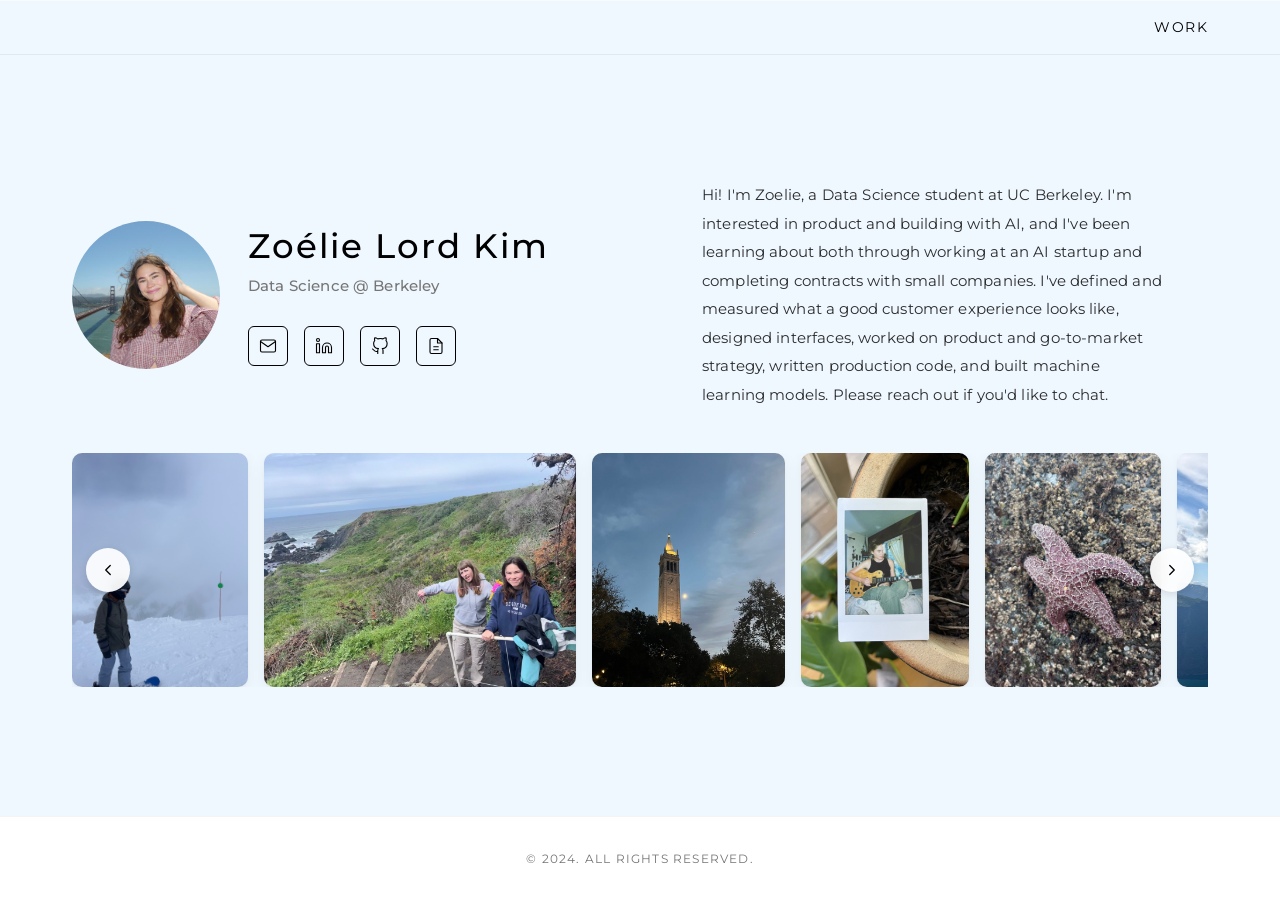
<file: index.html>
<!DOCTYPE html>
<html lang="en">
<head>
    <meta charset="UTF-8">
    <meta name="viewport" content="width=device-width, initial-scale=1.0">
    <meta name="robots" content="noindex, nofollow">
    <title>Zoelie Lord Kim</title>
    <link rel="preconnect" href="https://fonts.googleapis.com">
    <link rel="preconnect" href="https://fonts.gstatic.com" crossorigin>
    <link href="https://fonts.googleapis.com/css2?family=Montserrat:wght@300;400;500;600;700&display=swap" rel="stylesheet">
    <link rel="stylesheet" href="style.css">
</head>
<body>
    <!-- No logo on the left: the name is the hero directly below, so a logo
         here would say it twice within 100px. -->
    <nav class="navbar">
        <div class="nav-container nav-container-end">
            <div class="nav-links">
                <a href="projects.html">Work</a>
            </div>
        </div>
    </nav>

    <main class="main-content">
        <!-- Single-screen landing: identity and bio side by side in
             .landing-grid, photo strip underneath, all sized to fit one
             viewport without scrolling. Below 900px the grid drops to one
             column and the page is allowed to scroll, because it cannot fit
             on a phone. -->
        <section class="hero-section">
          <div class="landing-grid">
            <div class="profile-container fade-in">
                <img src="assets/website-pfp-2.jpg" alt="Zoélie Lord Kim, with the Golden Gate Bridge behind her" class="profile-photo" id="profile-photo" width="800" height="800">
                <div class="profile-info">
                    <h1 class="hero-title">Zoélie Lord Kim</h1>
                    <p class="tagline">Data Science @ Berkeley</p>
                    <div class="social-icons">
                        <a href="mailto:zoeliekim@gmail.com" class="icon-button" aria-label="Email">
                            <svg width="20" height="20" viewBox="0 0 24 24" fill="none" xmlns="http://www.w3.org/2000/svg">
                                <path d="M4 4h16c1.1 0 2 .9 2 2v12c0 1.1-.9 2-2 2H4c-1.1 0-2-.9-2-2V6c0-1.1.9-2 2-2z" stroke="currentColor" stroke-width="1.5" stroke-linecap="round" stroke-linejoin="round"/>
                                <polyline points="22,6 12,13 2,6" stroke="currentColor" stroke-width="1.5" stroke-linecap="round" stroke-linejoin="round"/>
                            </svg>
                        </a>
                        <a href="https://www.linkedin.com/in/zoelie-kim/" class="icon-button" aria-label="LinkedIn" target="_blank">
                            <svg width="20" height="20" viewBox="0 0 24 24" fill="none" xmlns="http://www.w3.org/2000/svg">
                                <path d="M16 8a6 6 0 0 1 6 6v7h-4v-7a2 2 0 0 0-2-2 2 2 0 0 0-2 2v7h-4v-7a6 6 0 0 1 6-6z" stroke="currentColor" stroke-width="1.5" stroke-linecap="round" stroke-linejoin="round"/>
                                <rect x="2" y="9" width="4" height="12" stroke="currentColor" stroke-width="1.5" stroke-linecap="round" stroke-linejoin="round"/>
                                <circle cx="4" cy="4" r="2" stroke="currentColor" stroke-width="1.5" stroke-linecap="round" stroke-linejoin="round"/>
                            </svg>
                        </a>
                        <a href="https://github.com/zoelie-kim" class="icon-button" aria-label="GitHub" target="_blank">
                            <svg width="20" height="20" viewBox="0 0 24 24" fill="none" xmlns="http://www.w3.org/2000/svg">
                                <path d="M9 19c-5 1.5-5-2.5-7-3m14 6v-3.87a3.37 3.37 0 0 0-.94-2.61c3.14-.35 6.44-1.54 6.44-7A5.44 5.44 0 0 0 20 4.77 5.07 5.07 0 0 0 19.91 1S18.73.65 16 2.48a13.38 13.38 0 0 0-7 0C6.27.65 5.09 1 5.09 1A5.07 5.07 0 0 0 5 4.77a5.44 5.44 0 0 0-1.5 3.78c0 5.42 3.3 6.61 6.44 7A3.37 3.37 0 0 0 9 18.13V22" stroke="currentColor" stroke-width="1.5" stroke-linecap="round" stroke-linejoin="round"/>
                            </svg>
                        </a>
                        <a href="assets/Zoelie%20Kim%20Resume.pdf" class="icon-button" aria-label="Resume (PDF)" target="_blank" rel="noopener noreferrer">
                            <svg width="20" height="20" viewBox="0 0 24 24" fill="none" xmlns="http://www.w3.org/2000/svg">
                                <path d="M14 2H6a2 2 0 0 0-2 2v16a2 2 0 0 0 2 2h12a2 2 0 0 0 2-2V8z" stroke="currentColor" stroke-width="1.5" stroke-linecap="round" stroke-linejoin="round"/>
                                <polyline points="14 2 14 8 20 8" stroke="currentColor" stroke-width="1.5" stroke-linecap="round" stroke-linejoin="round"/>
                                <line x1="15" y1="13" x2="9" y2="13" stroke="currentColor" stroke-width="1.5" stroke-linecap="round"/>
                                <line x1="15" y1="17" x2="9" y2="17" stroke="currentColor" stroke-width="1.5" stroke-linecap="round"/>
                            </svg>
                        </a>
                    </div>
                </div>
            </div>

            <!-- Sits directly on the page, no card. Uncomment a paragraph below
                 and it just grows downward — nothing here is height-locked. -->
            <div class="about-text fade-in">
                <p>Hi! I'm Zoelie, a Data Science student at UC Berkeley. I'm interested in product and building with AI, and I've been learning about both through working at an AI startup and completing contracts with small companies. I've defined and measured what a good customer experience looks like, designed interfaces, worked on product and go-to-market strategy, written production code, and built machine learning models. Please reach out if you'd like to chat.</p>
                <!--
                <p>Since I can remember, I've had a strong instinct to learn. In first grade, I begged my mom to let me watch YouTube videos to learn a knitting stitch my school wasn't teaching yet, because I didn't want to wait. That instinct hasn't changed. When something is interesting, I tend to follow it until it makes sense, whether that's tracking variables in an environment diagram or working through a conceptual proof.</p>
                <p>This curiosity led me to teaching, because I wanted to understand what makes certain topics compelling and how people actually grasp them. As a teaching assistant, I learned that small shifts, like a final phrase or a simple visual, can make something click. I bring this to the work I'm currently doing. For example, in technical projects, I help builders understand the human impact of what they're creating, so they can make better decisions early, before unintended consequences become real problems. In go-to-market work, I translate technical capabilities into language people can understand, so the value is clear to those it's meant to serve.</p>
                <p>I'm drawn to roles that involve ethical, analytical, and behavioral themes, because that's where understanding and better decisions happen. As I continue building, I'm collecting these experiences intentionally, so I can develop the discernment to help myself and others see the full picture: how technology is built, understood, and experienced for the benefit of all.</p>
                -->
            </div>
          </div>

            <!-- Photo carousel. The photos display in exactly this order, so to
                 change what appears first, move a <figure> block. Captions are
                 edited here too. -->
            <section class="photo-carousel fade-in">
                <div class="carousel-frame">
                    <button class="carousel-btn carousel-btn-prev" id="carouselPrev" aria-label="Previous photos">
                        <svg width="18" height="18" viewBox="0 0 24 24" fill="none" xmlns="http://www.w3.org/2000/svg">
                            <path d="M15 18l-6-6 6-6" stroke="currentColor" stroke-width="1.75" stroke-linecap="round" stroke-linejoin="round"/>
                        </svg>
                    </button>
                    <button class="carousel-btn carousel-btn-next" id="carouselNext" aria-label="Next photos">
                        <svg width="18" height="18" viewBox="0 0 24 24" fill="none" xmlns="http://www.w3.org/2000/svg">
                            <path d="M9 6l6 6-6 6" stroke="currentColor" stroke-width="1.75" stroke-linecap="round" stroke-linejoin="round"/>
                        </svg>
                    </button>
                    <div class="carousel-viewport">
                        <div class="carousel-track">
                            <figure class="carousel-item">
                                <img src="assets/photos/snowboarding.jpg" alt="Standing with a snowboard on a slope in heavy fog" width="800" height="1066" loading="lazy">
                                <figcaption>Snowboarding</figcaption>
                            </figure>
                            <figure class="carousel-item">
                                <img src="assets/photos/coast-fieldwork.jpg" alt="Two people with survey equipment on a coastal trail" width="1066" height="800" loading="lazy">
                                <figcaption>Fieldwork, Shell Beach</figcaption>
                            </figure>
                            <figure class="carousel-item">
                                <img src="assets/photos/campanile.jpg" alt="The Berkeley Campanile at dusk with the moon behind it" width="661" height="800" loading="lazy">
                                <figcaption>Campanile, Berkeley campus</figcaption>
                            </figure>
                            <figure class="carousel-item">
                                <img src="assets/photos/guitar-polaroid.jpg" alt="A polaroid of someone playing electric guitar, propped on a plant pot" width="576" height="800" loading="lazy">
                                <figcaption>Teaching myself guitar</figcaption>
                            </figure>
                            <figure class="carousel-item">
                                <img src="assets/photos/tidepool-star.jpg" alt="A purple sea star on a barnacle-covered rock" width="800" height="1066" loading="lazy">
                                <figcaption>Tidepooling</figcaption>
                            </figure>
                            <figure class="carousel-item">
                                <img src="assets/photos/norway-fjord.jpg" alt="Standing with arms outstretched at the summit of Mt. Prest, high above a Norwegian fjord" width="1066" height="800" loading="lazy">
                                <figcaption>Mt. Prest, Norway (4,800 ft)</figcaption>
                            </figure>
                            <figure class="carousel-item">
                                <img src="assets/photos/campfire.jpg" alt="Friends around a campfire at Pomo Canyon with a guitar" width="1066" height="800" loading="lazy">
                                <figcaption>Campfire, Pomo Canyon</figcaption>
                            </figure>
                            <figure class="carousel-item">
                                <img src="assets/photos/nutcracker.jpg" alt="Mid-leap on stage during a Nutcracker performance" width="1066" height="800" loading="lazy">
                                <figcaption>Nutcracker, 2019</figcaption>
                            </figure>
                        </div>
                    </div>
                </div>
            </section>
        </section>
    </main>


    <footer class="footer">
        <p>&copy; 2024. All rights reserved.</p>
    </footer>

    <script src="script.js"></script>
</body>
</html>
</file>
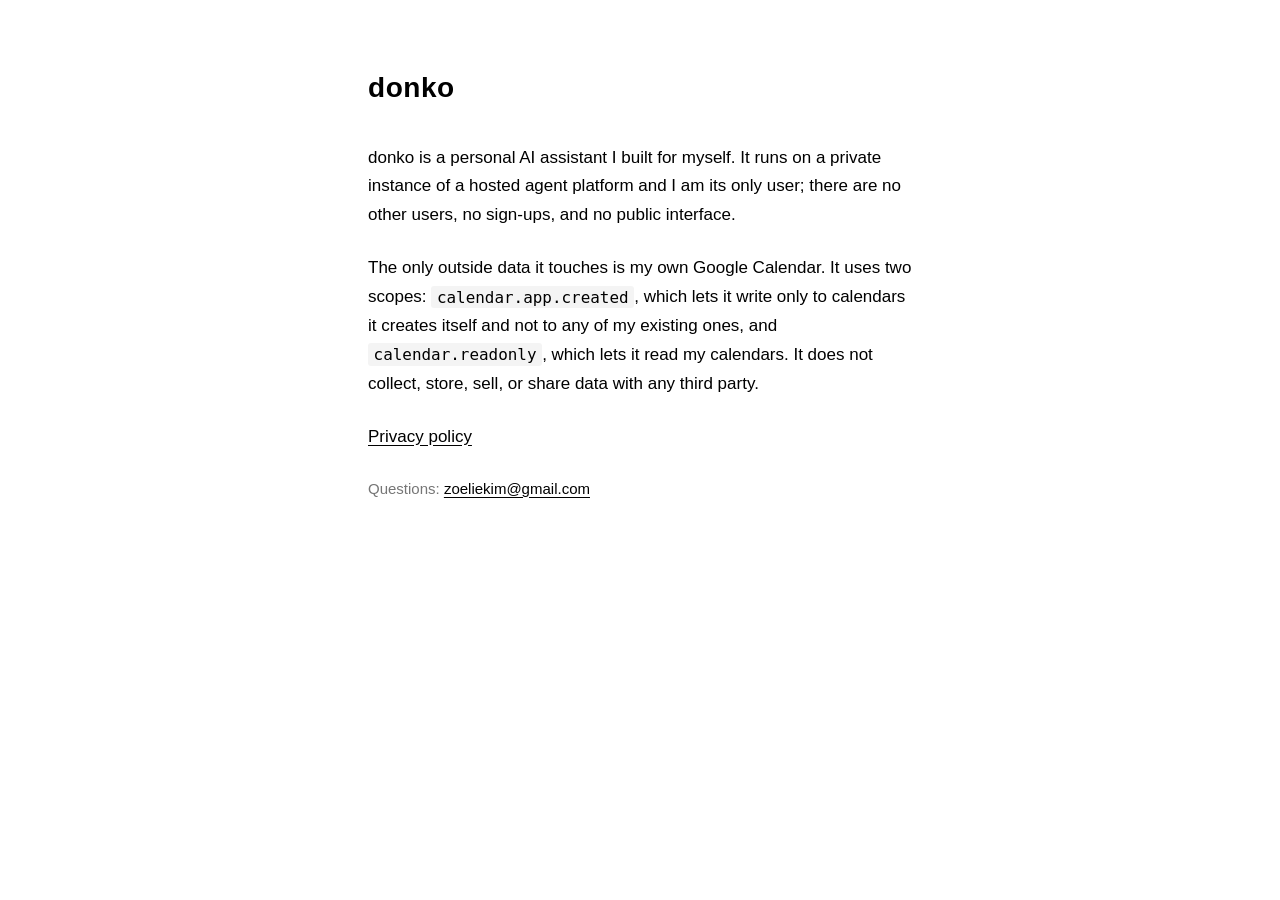
<file: donko/index.html>
<!DOCTYPE html>
<html lang="en">
<head>
    <meta charset="UTF-8">
    <meta name="viewport" content="width=device-width, initial-scale=1.0">
    <!-- This page exists only to satisfy Google's OAuth publishing requirements.
         It is deliberately unlisted: nothing on the portfolio links here, and
         noindex keeps it out of search results. Do not add it to the nav. -->
    <meta name="robots" content="noindex">
    <title>donko</title>
    <style>
        :root { color-scheme: light; }
        body {
            margin: 0;
            padding: 4rem 1.5rem;
            font-family: "Helvetica Neue", Helvetica, Arial, sans-serif;
            font-size: 1.0625rem;
            line-height: 1.7;
            color: #000;
            background: #fff;
        }
        main { max-width: 34rem; margin: 0 auto; }
        h1 {
            font-size: 1.75rem;
            font-weight: 600;
            letter-spacing: 0.02em;
            margin: 0 0 2rem;
        }
        p { margin: 0 0 1.5rem; }
        a { color: #000; text-decoration: underline; text-underline-offset: 0.2em; }
        a:hover { color: #767676; }
        code {
            font-family: ui-monospace, SFMono-Regular, Menlo, monospace;
            font-size: 0.9375em;
            background: #f4f4f4;
            padding: 0.1em 0.35em;
            border-radius: 3px;
        }
        .contact { color: #767676; font-size: 0.9375rem; margin-bottom: 0; }
    </style>
</head>
<body>
    <main>
        <h1>donko</h1>

        <p>donko is a personal AI assistant I built for myself. It runs on a private
        instance of a hosted agent platform and I am its only user; there are no other
        users, no sign-ups, and no public interface.</p>

        <p>The only outside data it touches is my own Google Calendar. It uses two
        scopes: <code>calendar.app.created</code>, which lets it write only to
        calendars it creates itself and not to any of my existing ones, and
        <code>calendar.readonly</code>, which lets it read my calendars. It does not
        collect, store, sell, or share data with any third party.</p>

        <p><a href="/donko/privacy">Privacy policy</a></p>

        <p class="contact">Questions: <a href="mailto:zoeliekim@gmail.com">zoeliekim@gmail.com</a></p>
    </main>
</body>
</html>
</file>
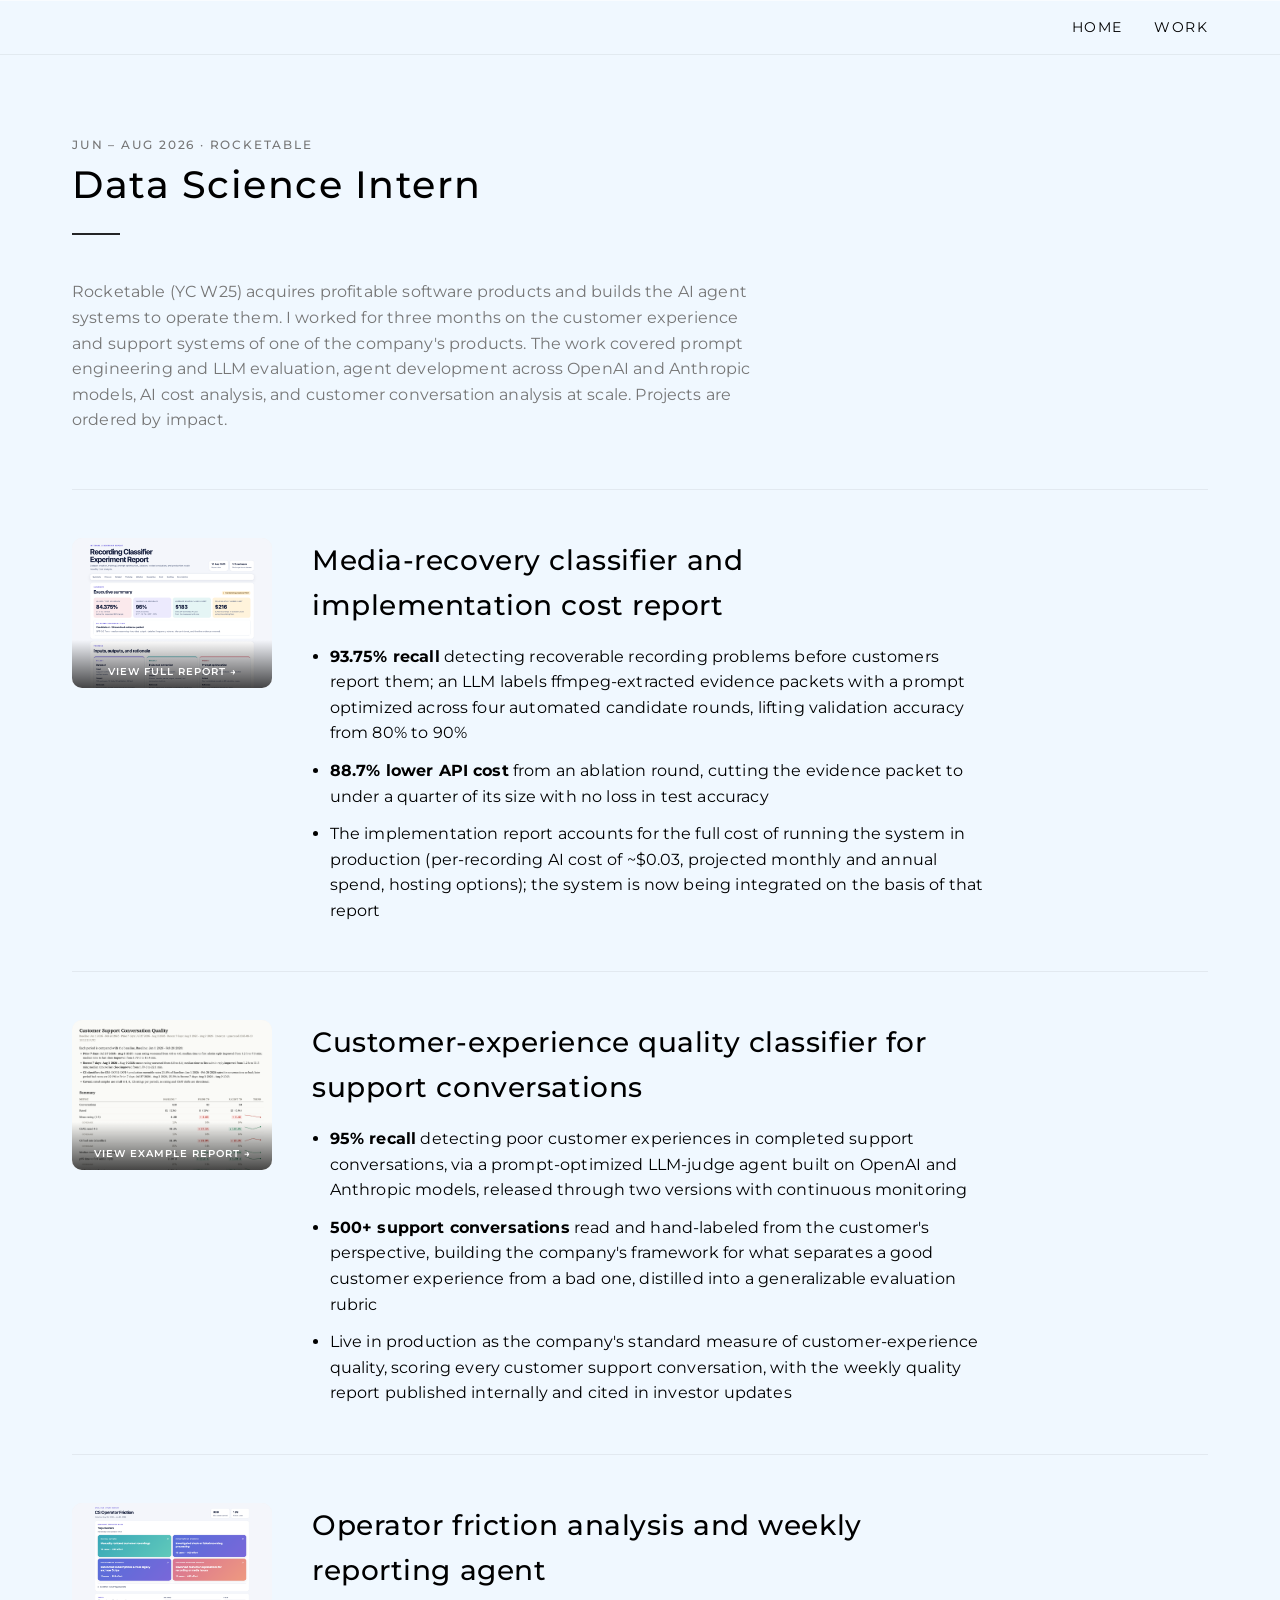
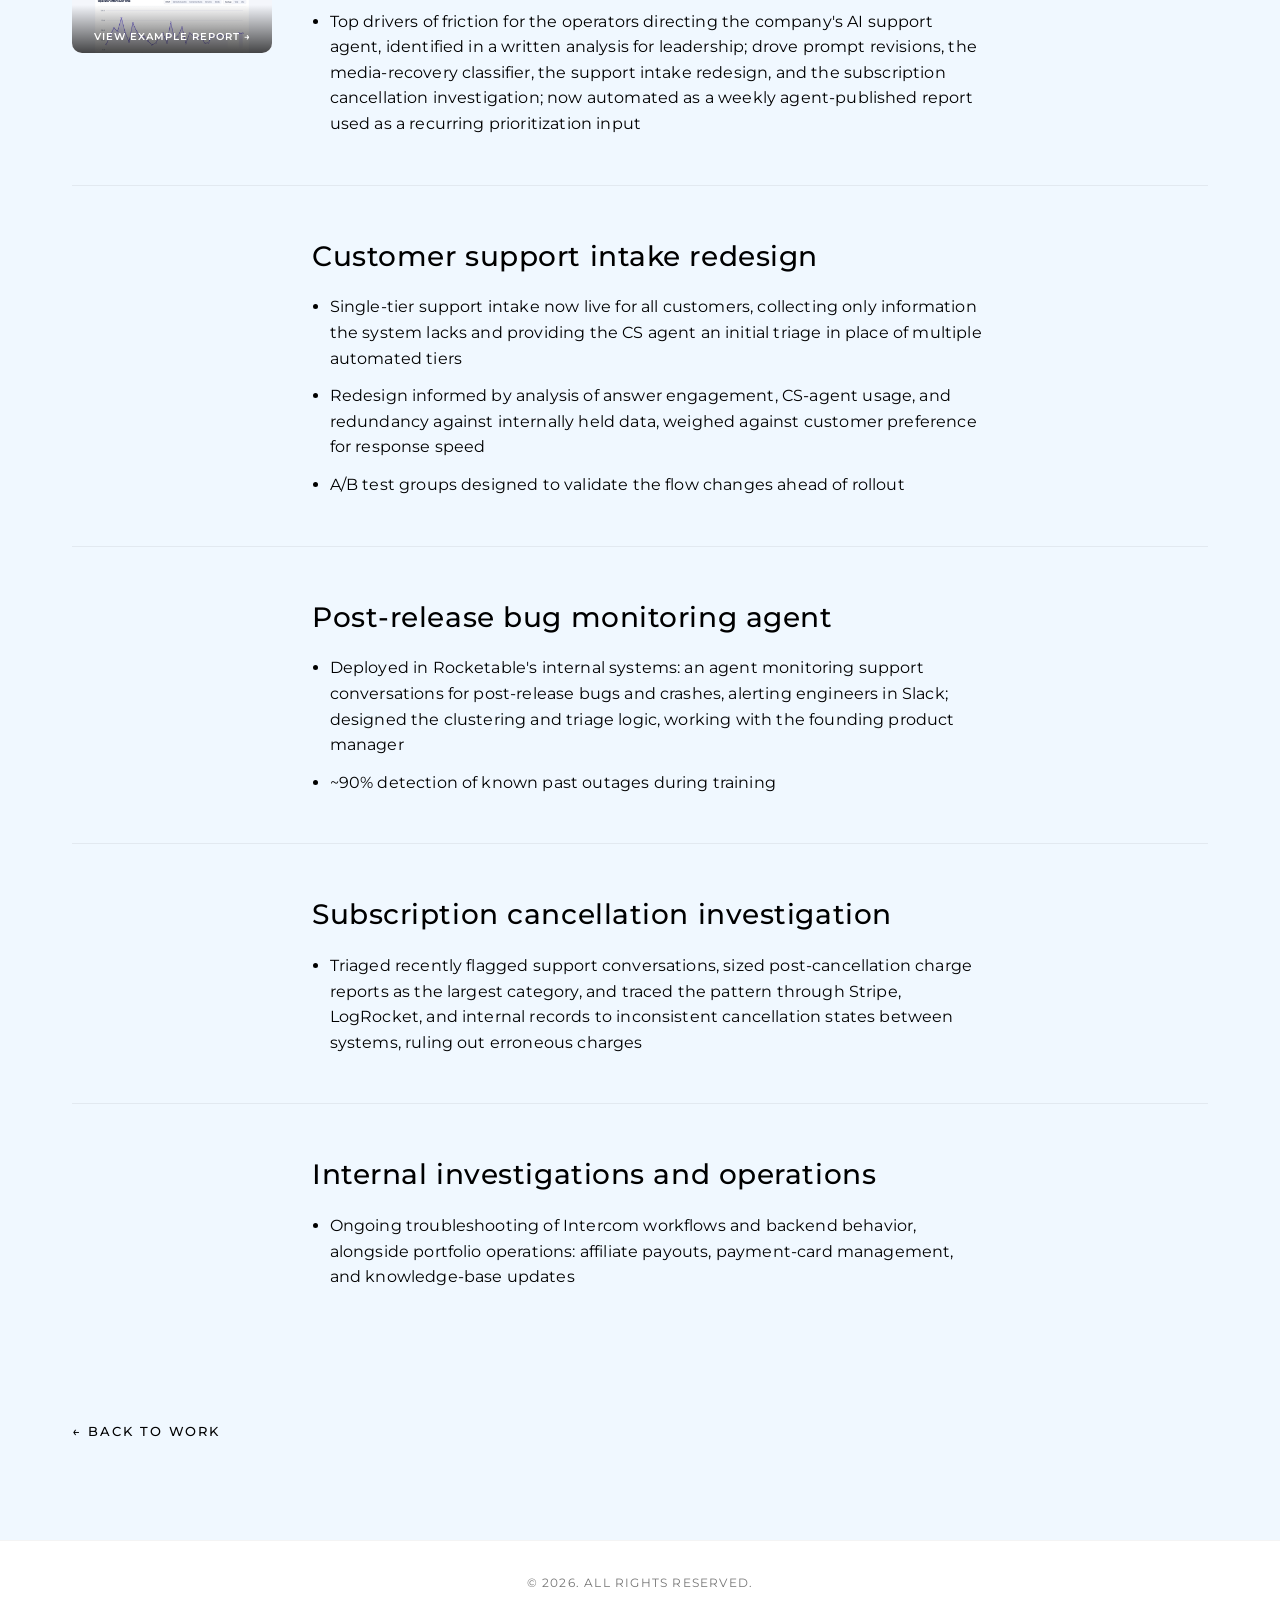
<file: rocketable/index.html>
<!DOCTYPE html>
<html lang="en">
<head>
    <meta charset="UTF-8">
    <meta name="viewport" content="width=device-width, initial-scale=1.0">
    <meta name="robots" content="noindex, nofollow">
    <title>Rocketable - Zoelie Lord Kim</title>
    <link rel="preconnect" href="https://fonts.googleapis.com">
    <link rel="preconnect" href="https://fonts.gstatic.com" crossorigin>
    <link href="https://fonts.googleapis.com/css2?family=Montserrat:wght@300;400;500;600;700&display=swap" rel="stylesheet">
    <link rel="stylesheet" href="../style.css">
</head>
<body>
    <!-- Detail page for the Rocketable entry on the Work page. Paths are all
         ../ relative because this lives one folder down, which buys the clean
         /rocketable URL. -->
    <nav class="navbar">
        <div class="nav-container nav-container-end">
            <div class="nav-links">
                <a href="../index.html">Home</a>
                <a href="../projects.html">Work</a>
            </div>
        </div>
    </nav>

    <main class="main-content">
        <section class="projects-section" id="rocketable">
            <p class="project-meta">Jun &ndash; Aug 2026 &middot; Rocketable</p>
            <h1 class="page-title">Data Science Intern</h1>

            <p class="page-intro">
                Rocketable (YC W25) acquires profitable software products and builds the AI agent systems to operate them. I worked for three months on the customer experience and support systems of one of the company's products. The work covered prompt engineering and LLM evaluation, agent development across OpenAI and Anthropic models, AI cost analysis, and customer conversation analysis at scale. Projects are ordered by impact.
            </p>

            <!-- Project entries reuse .project-entry for card styling and the
                 scroll reveal. .report-figure handles the very tall report
                 images, which cannot simply be scaled down to column width. -->
            <div class="experience-list">

                <article class="project-entry">
                    <figure class="project-visual is-diagram report-figure">
                        <a href="reports/media-recovery-classifier.html">
                            <img src="../assets/reports/media-recovery-classifier-report.png" alt="Media-recovery classifier experiment report" width="1440" height="5750" loading="lazy">
                            <span class="report-cta">View full report &rarr;</span>
                        </a>
                    </figure>
                    <div class="project-body">
                        <h2 class="project-title">Media-recovery classifier and implementation cost report</h2>
                        <ul class="project-points">
                            <li><strong>93.75% recall</strong> detecting recoverable recording problems before customers report them; an LLM labels ffmpeg-extracted evidence packets with a prompt optimized across four automated candidate rounds, lifting validation accuracy from 80% to 90%</li>
                            <li><strong>88.7% lower API cost</strong> from an ablation round, cutting the evidence packet to under a quarter of its size with no loss in test accuracy</li>
                            <li>The implementation report accounts for the full cost of running the system in production (per-recording AI cost of ~$0.03, projected monthly and annual spend, hosting options); the system is now being integrated on the basis of that report</li>
                        </ul>
                    </div>
                </article>

                <article class="project-entry">
                    <figure class="project-visual is-diagram report-figure">
                        <a href="reports/cx-quality-classifier.html">
                            <img src="../assets/reports/cx-quality-classifier-report.png" alt="Customer-experience quality classifier report" width="2010" height="2286" loading="lazy">
                            <span class="report-cta">View example report &rarr;</span>
                        </a>
                    </figure>
                    <div class="project-body">
                        <h2 class="project-title">Customer-experience quality classifier for support conversations</h2>
                        <ul class="project-points">
                            <li><strong>95% recall</strong> detecting poor customer experiences in completed support conversations, via a prompt-optimized LLM-judge agent built on OpenAI and Anthropic models, released through two versions with continuous monitoring</li>
                            <li><strong>500+ support conversations</strong> read and hand-labeled from the customer's perspective, building the company's framework for what separates a good customer experience from a bad one, distilled into a generalizable evaluation rubric</li>
                            <li>Live in production as the company's standard measure of customer-experience quality, scoring every customer support conversation, with the weekly quality report published internally and cited in investor updates</li>
                        </ul>
                    </div>
                </article>

                <article class="project-entry">
                    <figure class="project-visual is-diagram report-figure">
                        <a href="reports/operator-friction.html">
                            <img src="../assets/reports/operator-friction-report.png" alt="CS operator friction report" width="1440" height="2229" loading="lazy">
                            <span class="report-cta">View example report &rarr;</span>
                        </a>
                    </figure>
                    <div class="project-body">
                        <h2 class="project-title">Operator friction analysis and weekly reporting agent</h2>
                        <ul class="project-points">
                            <li>Top drivers of friction for the operators directing the company's AI support agent, identified in a written analysis for leadership; drove prompt revisions, the media-recovery classifier, the support intake redesign, and the subscription cancellation investigation; now automated as a weekly agent-published report used as a recurring prioritization input</li>
                        </ul>
                    </div>
                </article>

                <article class="project-entry">
                    <div class="project-body">
                        <h2 class="project-title">Customer support intake redesign</h2>
                        <ul class="project-points">
                            <li>Single-tier support intake now live for all customers, collecting only information the system lacks and providing the CS agent an initial triage in place of multiple automated tiers</li>
                            <li>Redesign informed by analysis of answer engagement, CS-agent usage, and redundancy against internally held data, weighed against customer preference for response speed</li>
                            <li>A/B test groups designed to validate the flow changes ahead of rollout</li>
                        </ul>
                    </div>
                </article>

                <article class="project-entry">
                    <div class="project-body">
                        <h2 class="project-title">Post-release bug monitoring agent</h2>
                        <ul class="project-points">
                            <li>Deployed in Rocketable's internal systems: an agent monitoring support conversations for post-release bugs and crashes, alerting engineers in Slack; designed the clustering and triage logic, working with the founding product manager</li>
                            <li>~90% detection of known past outages during training</li>
                        </ul>
                    </div>
                </article>

                <article class="project-entry">
                    <div class="project-body">
                        <h2 class="project-title">Subscription cancellation investigation</h2>
                        <ul class="project-points">
                            <li>Triaged recently flagged support conversations, sized post-cancellation charge reports as the largest category, and traced the pattern through Stripe, LogRocket, and internal records to inconsistent cancellation states between systems, ruling out erroneous charges</li>
                        </ul>
                    </div>
                </article>

                <article class="project-entry">
                    <div class="project-body">
                        <h2 class="project-title">Internal investigations and operations</h2>
                        <ul class="project-points">
                            <li>Ongoing troubleshooting of Intercom workflows and backend behavior, alongside portfolio operations: affiliate payouts, payment-card management, and knowledge-base updates</li>
                        </ul>
                    </div>
                </article>

            </div>

            <a href="../projects.html" class="project-link">&larr; Back to Work</a>
        </section>
    </main>

    <footer class="footer">
        <p>&copy; 2026. All rights reserved.</p>
    </footer>

    <script src="../script.js"></script>
</body>
</html>
</file>
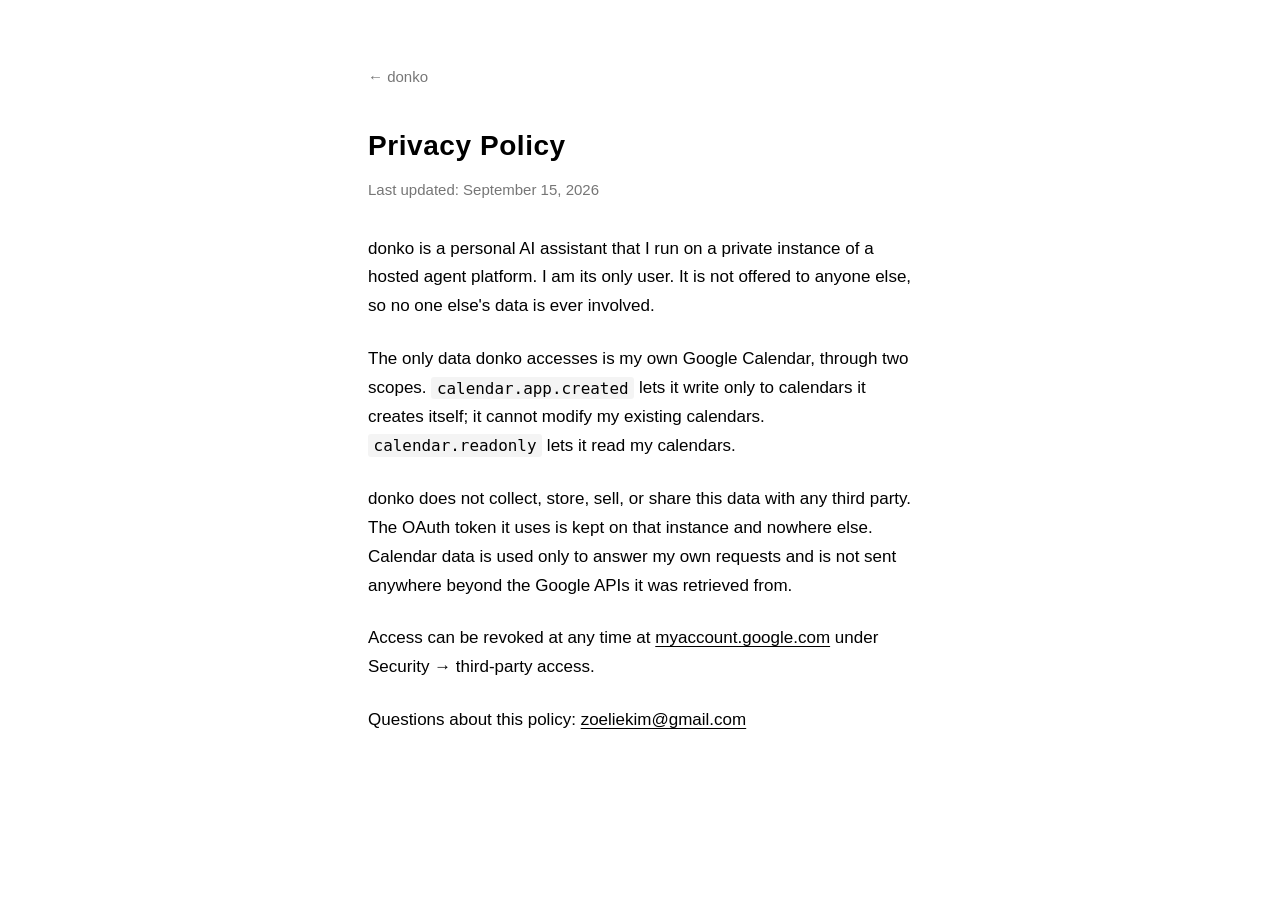
<file: donko/privacy/index.html>
<!DOCTYPE html>
<html lang="en">
<head>
    <meta charset="UTF-8">
    <meta name="viewport" content="width=device-width, initial-scale=1.0">
    <!-- Unlisted by design, same as /donko. noindex rather than a robots.txt
         Disallow: Google has to be able to fetch this page for OAuth review,
         it just must not index it. -->
    <meta name="robots" content="noindex">
    <title>donko &mdash; Privacy Policy</title>
    <style>
        :root { color-scheme: light; }
        body {
            margin: 0;
            padding: 4rem 1.5rem;
            font-family: "Helvetica Neue", Helvetica, Arial, sans-serif;
            font-size: 1.0625rem;
            line-height: 1.7;
            color: #000;
            background: #fff;
        }
        main { max-width: 34rem; margin: 0 auto; }
        h1 {
            font-size: 1.75rem;
            font-weight: 600;
            letter-spacing: 0.02em;
            margin: 0 0 0.5rem;
        }
        .updated { color: #767676; font-size: 0.9375rem; margin: 0 0 2rem; }
        p { margin: 0 0 1.5rem; }
        a { color: #000; text-decoration: underline; text-underline-offset: 0.2em; }
        a:hover { color: #767676; }
        code {
            font-family: ui-monospace, SFMono-Regular, Menlo, monospace;
            font-size: 0.9375em;
            background: #f4f4f4;
            padding: 0.1em 0.35em;
            border-radius: 3px;
        }
        .back { font-size: 0.9375rem; margin-bottom: 2rem; }
        .back a { color: #767676; text-decoration: none; }
        .back a:hover { color: #000; }
    </style>
</head>
<body>
    <main>
        <p class="back"><a href="/donko">&larr; donko</a></p>

        <h1>Privacy Policy</h1>
        <p class="updated">Last updated: September 15, 2026</p>

        <p>donko is a personal AI assistant that I run on a private instance of a hosted
        agent platform. I am its only user. It is not offered to anyone else, so no one
        else's data is ever involved.</p>

        <p>The only data donko accesses is my own Google Calendar, through two scopes.
        <code>calendar.app.created</code> lets it write only to calendars it creates
        itself; it cannot modify my existing calendars. <code>calendar.readonly</code>
        lets it read my calendars.</p>

        <p>donko does not collect, store, sell, or share this data with any third
        party. The OAuth token it uses is kept on that instance and nowhere else.
        Calendar data is used only to answer my own requests and is not sent anywhere
        beyond the Google APIs it was retrieved from.</p>

        <p>Access can be revoked at any time at
        <a href="https://myaccount.google.com/connections" target="_blank" rel="noopener noreferrer">myaccount.google.com</a>
        under Security &rarr; third-party access.</p>

        <p>Questions about this policy: <a href="mailto:zoeliekim@gmail.com">zoeliekim@gmail.com</a></p>
    </main>
</body>
</html>
</file>
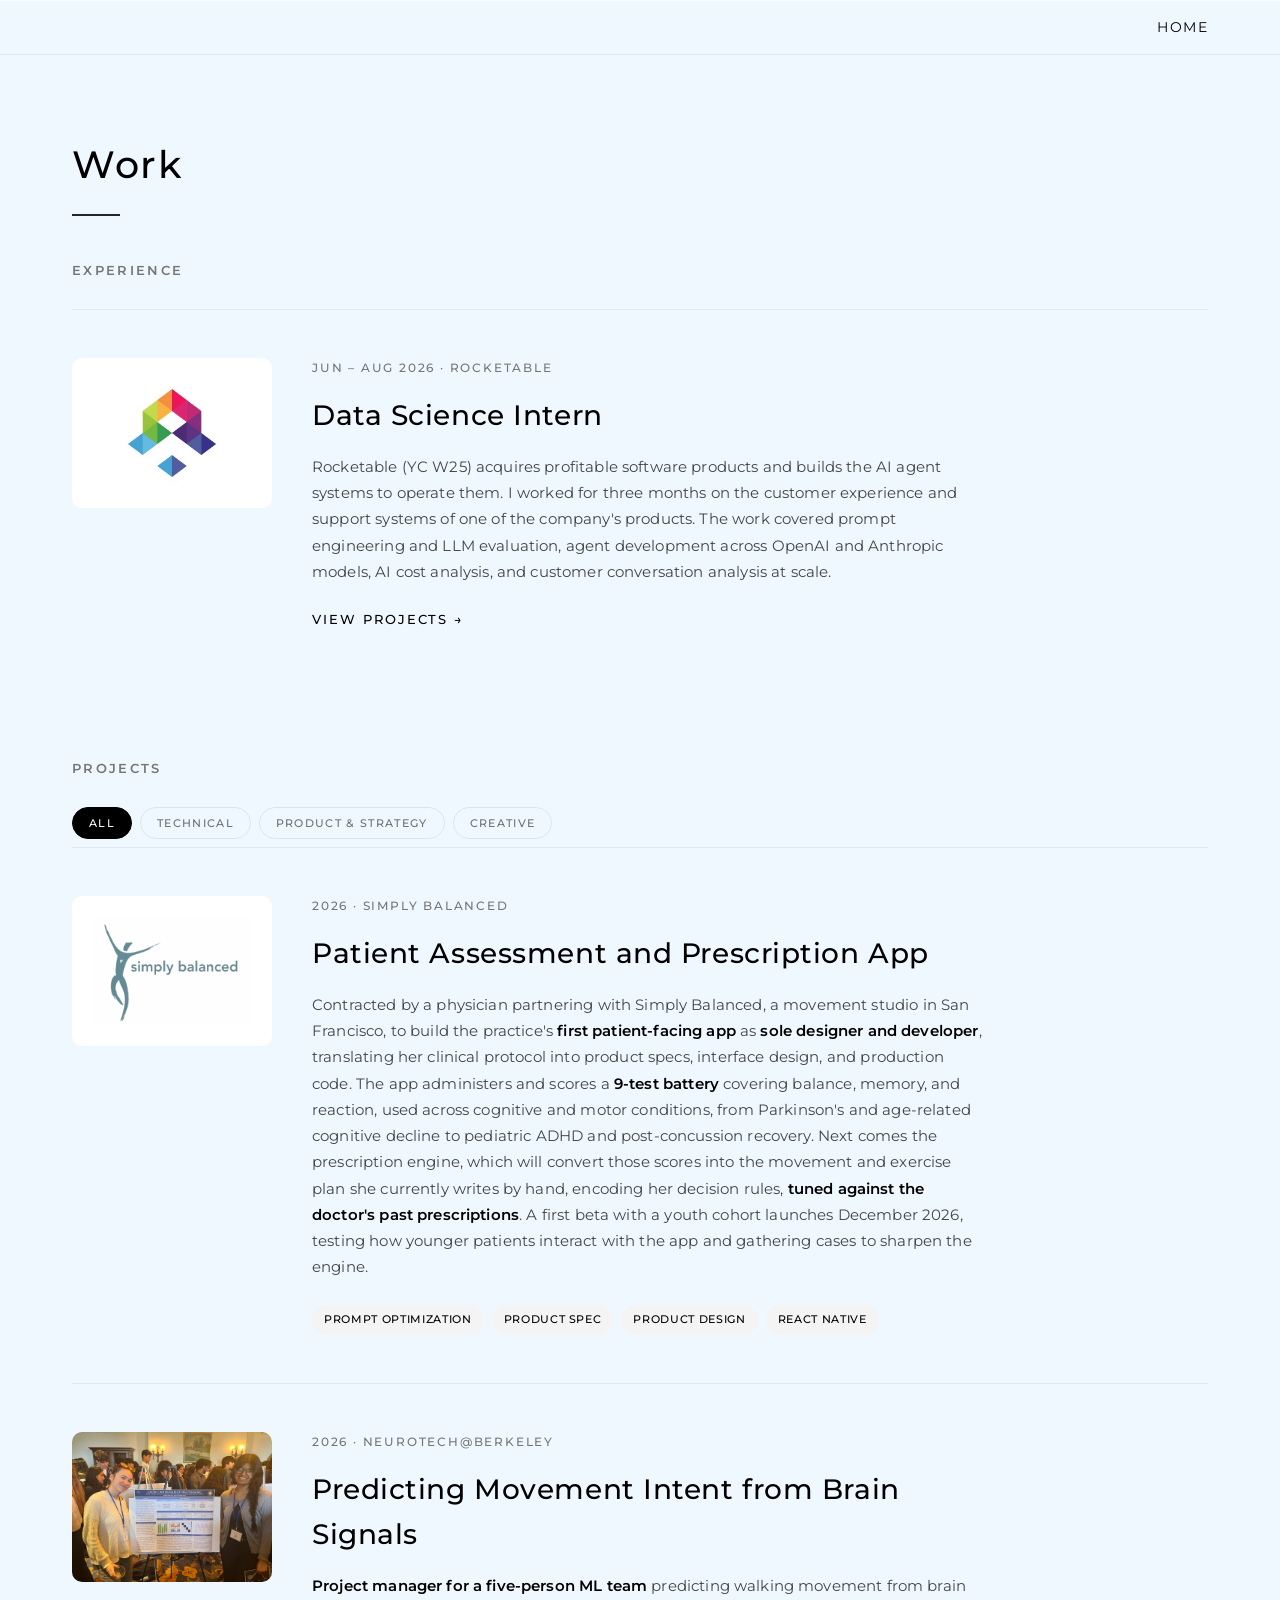
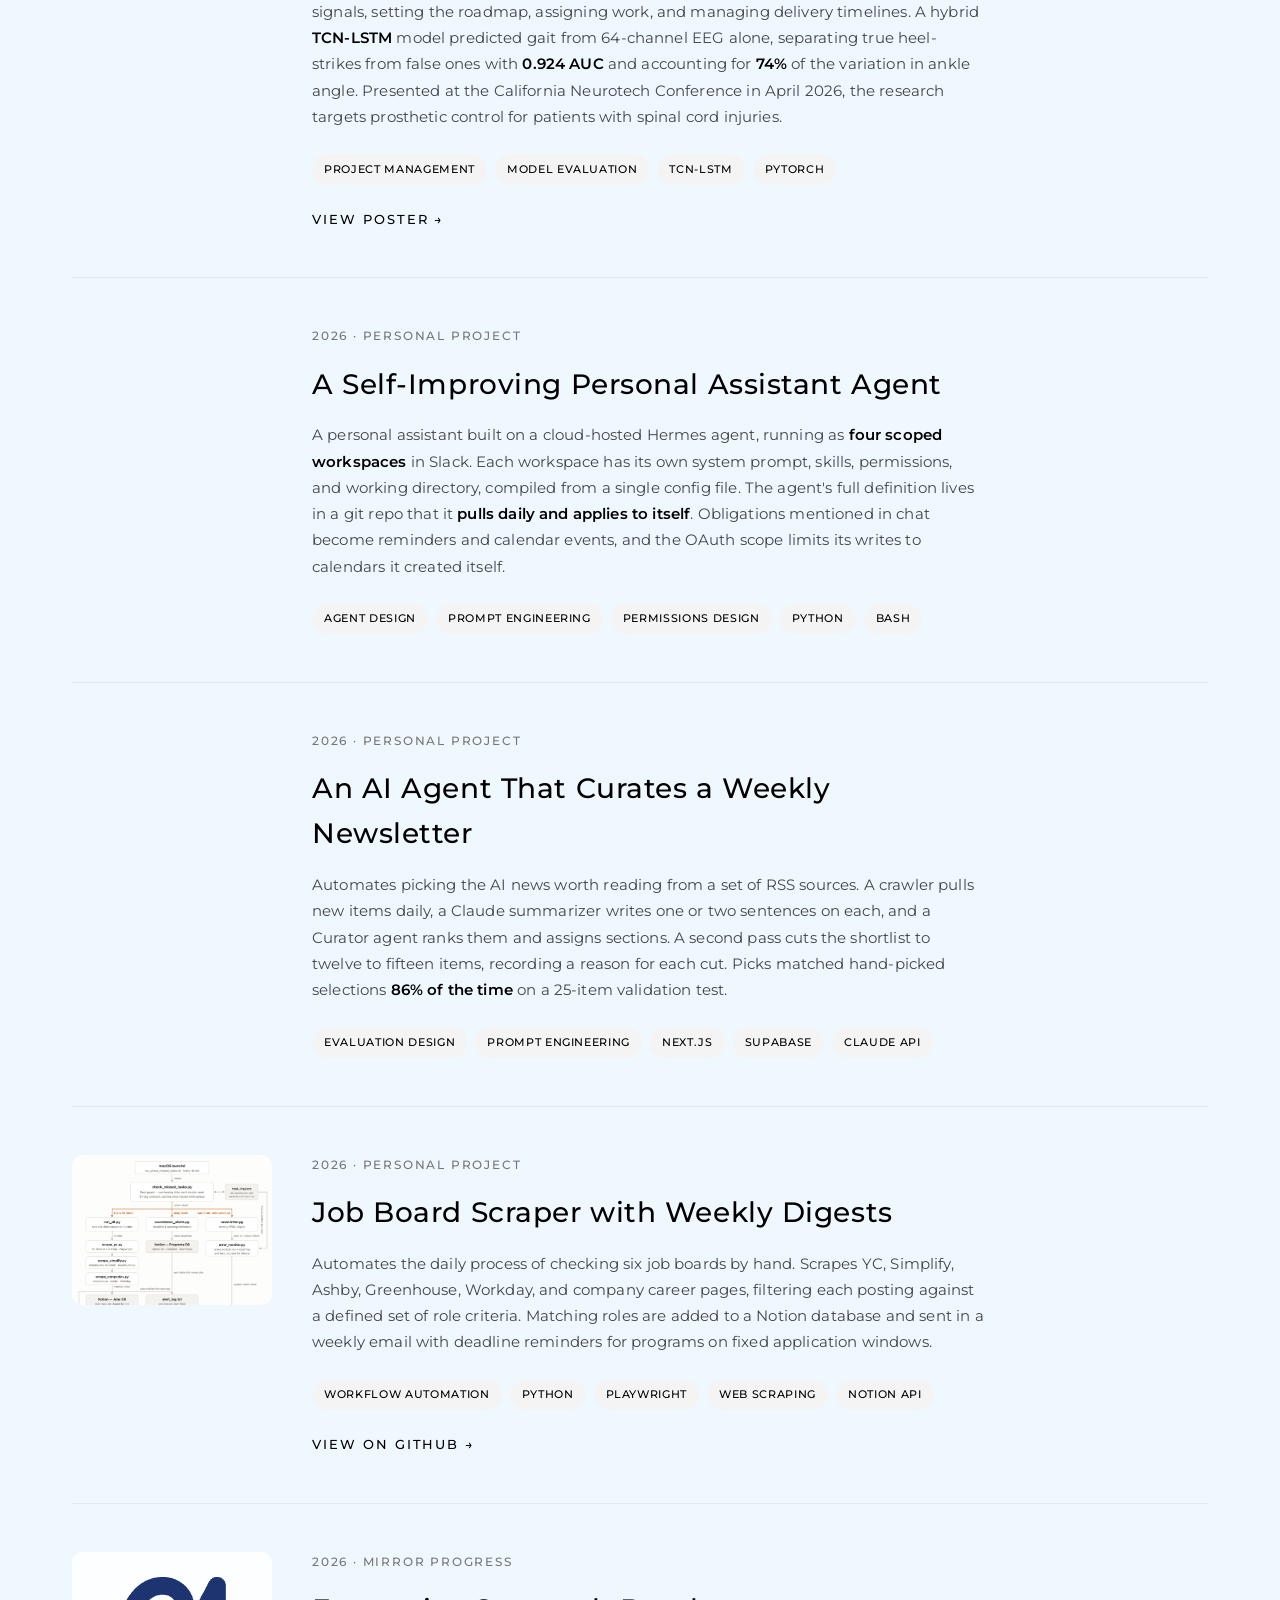
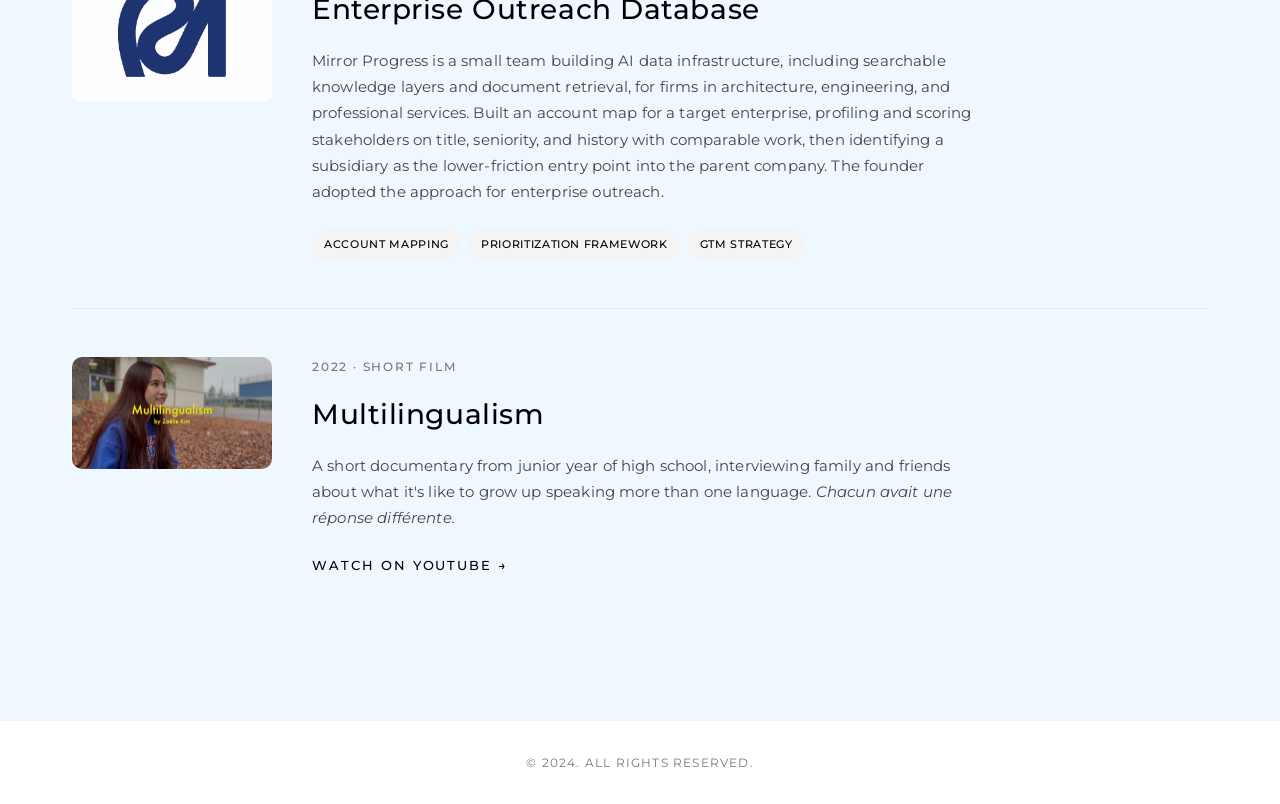
<file: projects.html>
<!DOCTYPE html>
<html lang="en">
<head>
    <meta charset="UTF-8">
    <meta name="viewport" content="width=device-width, initial-scale=1.0">
    <meta name="robots" content="noindex, nofollow">
    <title>Work - Zoelie Lord Kim</title>
    <link rel="preconnect" href="https://fonts.googleapis.com">
    <link rel="preconnect" href="https://fonts.gstatic.com" crossorigin>
    <link href="https://fonts.googleapis.com/css2?family=Montserrat:wght@300;400;500;600;700&display=swap" rel="stylesheet">
    <link rel="stylesheet" href="style.css">
</head>
<body>
    <nav class="navbar">
        <div class="nav-container nav-container-end">
            <div class="nav-links">
                <a href="index.html">Home</a>
            </div>
        </div>
    </nav>

    <main class="main-content">
        <section class="projects-section" id="work">
            <h1 class="page-title">Work</h1>

            <h2 class="section-title">Experience</h2>

            <!-- Experience entries reuse .project-entry for its card styling and
                 scroll reveal, but live outside .projects-list so the filter
                 chips below never hide them. -->
            <div class="experience-list">
                <article class="project-entry">
                    <figure class="project-visual is-logo">
                        <img src="assets/logos/rocketable-logo.jpeg" alt="Rocketable logo" width="200" height="200" loading="lazy">
                    </figure>
                    <div class="project-body">
                        <p class="project-meta">Jun &ndash; Aug 2026 &middot; Rocketable</p>
                        <h3 class="project-title">Data Science Intern</h3>
                        <p class="project-description">
                            Rocketable (YC W25) acquires profitable software products and builds the AI agent systems to operate them. I worked for three months on the customer experience and support systems of one of the company's products. The work covered prompt engineering and LLM evaluation, agent development across OpenAI and Anthropic models, AI cost analysis, and customer conversation analysis at scale.
                        </p>
                        <a href="rocketable/" class="project-link">View projects &rarr;</a>
                    </div>
                </article>
            </div>

            <h2 class="section-title">Projects</h2>

            <!-- These filter the list, they don't partition it: a project lists
                 every bucket it belongs to in data-categories, space-separated,
                 and shows up under each one. To add a bucket, add a button here
                 with a matching data-filter. -->
            <div class="project-filters" role="group" aria-label="Filter projects by type">
                <button type="button" class="filter-chip active" data-filter="all" aria-pressed="true">All</button>
                <button type="button" class="filter-chip" data-filter="technical" aria-pressed="false">Technical</button>
                <button type="button" class="filter-chip" data-filter="product" aria-pressed="false">Product &amp; Strategy</button>
                <button type="button" class="filter-chip" data-filter="creative" aria-pressed="false">Creative</button>
            </div>

            <!-- To add a project, copy one <article> block. The .project-visual
                 figure is optional: leave it out entirely and the layout
                 closes up on its own. -->
            <div class="projects-list">
                <article class="project-entry" data-categories="technical product">
                    <figure class="project-visual is-logo">
                        <img src="assets/logos/simply-balanced-logo.png" alt="Simply Balanced logo" width="440" height="294" loading="lazy">
                    </figure>
                    <div class="project-body">
                        <p class="project-meta">2026 &middot; Simply Balanced</p>
                        <h2 class="project-title">Patient Assessment and Prescription App</h2>
                        <p class="project-description">
                            Contracted by a physician partnering with Simply Balanced, a movement studio in San Francisco, to build the practice's <strong>first patient-facing app</strong> as <strong>sole designer and developer</strong>, translating her clinical protocol into product specs, interface design, and production code. The app administers and scores a <strong>9-test battery</strong> covering balance, memory, and reaction, used across cognitive and motor conditions, from Parkinson's and age-related cognitive decline to pediatric ADHD and post-concussion recovery. Next comes the prescription engine, which will convert those scores into the movement and exercise plan she currently writes by hand, encoding her decision rules, <strong>tuned against the doctor's past prescriptions</strong>. A first beta with a youth cohort launches December 2026, testing how younger patients interact with the app and gathering cases to sharpen the engine.
                        </p>
                        <div class="project-tags">
                            <span class="tag">Prompt optimization</span>
                            <span class="tag">Product spec</span>
                            <span class="tag">Product design</span>
                            <span class="tag">React Native</span>
                        </div>
                    </div>
                </article>

                <article class="project-entry" data-categories="technical">
                    <figure class="project-visual">
                        <img src="assets/photos/neurotech-poster.jpg" alt="Presenting the gait intent decoding poster at the California Neurotech Conference" width="1066" height="800" loading="lazy">
                    </figure>
                    <div class="project-body">
                        <p class="project-meta">2026 &middot; Neurotech@Berkeley</p>
                        <h2 class="project-title">Predicting Movement Intent from Brain Signals</h2>
                        <p class="project-description">
                            <strong>Project manager for a five-person ML team</strong> predicting walking movement from brain signals, setting the roadmap, assigning work, and managing delivery timelines. A hybrid <strong>TCN-LSTM</strong> model predicted gait from 64-channel EEG alone, separating true heel-strikes from false ones with <strong>0.924 AUC</strong> and accounting for <strong>74%</strong> of the variation in ankle angle. Presented at the California Neurotech Conference in April 2026, the research targets prosthetic control for patients with spinal cord injuries.
                        </p>
                        <div class="project-tags">
                            <span class="tag">Project management</span>
                            <span class="tag">Model evaluation</span>
                            <span class="tag">TCN-LSTM</span>
                            <span class="tag">PyTorch</span>
                        </div>
                        <a href="assets/Gait%20Intent%20Decoding%20Poster.pdf" class="project-link" target="_blank" rel="noopener noreferrer">View Poster →</a>
                    </div>
                </article>

                <article class="project-entry" data-categories="technical">
                    <div class="project-body">
                        <p class="project-meta">2026 &middot; Personal project</p>
                        <h2 class="project-title">A Self-Improving Personal Assistant Agent</h2>
                        <p class="project-description">
                            A personal assistant built on a cloud-hosted Hermes agent, running as <strong>four scoped workspaces</strong> in Slack. Each workspace has its own system prompt, skills, permissions, and working directory, compiled from a single config file. The agent's full definition lives in a git repo that it <strong>pulls daily and applies to itself</strong>. Obligations mentioned in chat become reminders and calendar events, and the OAuth scope limits its writes to calendars it created itself.
                        </p>
                        <div class="project-tags">
                            <span class="tag">Agent design</span>
                            <span class="tag">Prompt engineering</span>
                            <span class="tag">Permissions design</span>
                            <span class="tag">Python</span>
                            <span class="tag">Bash</span>
                        </div>
                    </div>
                </article>

                <article class="project-entry" data-categories="technical">
                    <div class="project-body">
                        <p class="project-meta">2026 &middot; Personal project</p>
                        <h2 class="project-title">An AI Agent That Curates a Weekly Newsletter</h2>
                        <p class="project-description">
                            Automates picking the AI news worth reading from a set of RSS sources. A crawler pulls new items daily, a Claude summarizer writes one or two sentences on each, and a Curator agent ranks them and assigns sections. A second pass cuts the shortlist to twelve to fifteen items, recording a reason for each cut. Picks matched hand-picked selections <strong>86% of the time</strong> on a 25-item validation test.
                        </p>
                        <div class="project-tags">
                            <span class="tag">Evaluation design</span>
                            <span class="tag">Prompt engineering</span>
                            <span class="tag">Next.js</span>
                            <span class="tag">Supabase</span>
                            <span class="tag">Claude API</span>
                        </div>
                    </div>
                </article>

                <article class="project-entry" data-categories="technical">
                    <!-- The diagram is far too dense to read at column width, so the
                         thumbnail only signals that a real system sits behind it. The
                         link is what makes it worth including: it opens full size. -->
                    <figure class="project-visual is-diagram">
                        <a href="assets/diagrams/opportunity-tracker-architecture.png" target="_blank" rel="noopener noreferrer">
                            <img src="assets/diagrams/opportunity-tracker-architecture.png" alt="Architecture diagram: launchd wakes a scheduler that runs three scrapers into Notion, then a digest emailer" width="1041" height="1200" loading="lazy">
                        </a>
                    </figure>
                    <div class="project-body">
                        <p class="project-meta">2026 &middot; Personal project</p>
                        <h2 class="project-title">Job Board Scraper with Weekly Digests</h2>
                        <p class="project-description">
                            Automates the daily process of checking six job boards by hand. Scrapes YC, Simplify, Ashby, Greenhouse, Workday, and company career pages, filtering each posting against a defined set of role criteria. Matching roles are added to a Notion database and sent in a weekly email with deadline reminders for programs on fixed application windows.
                        </p>
                        <div class="project-tags">
                            <span class="tag">Workflow automation</span>
                            <span class="tag">Python</span>
                            <span class="tag">Playwright</span>
                            <span class="tag">Web scraping</span>
                            <span class="tag">Notion API</span>
                        </div>
                        <a href="https://github.com/zoelie-kim/opportunity-tracker" class="project-link" target="_blank" rel="noopener noreferrer">View on GitHub →</a>
                    </div>
                </article>

                <article class="project-entry" data-categories="product">
                    <figure class="project-visual is-logo" style="--logo-plate: #fdfeff;">
                        <img src="assets/logos/mirror-progress-logo.png" alt="Mirror Progress logo" width="190" height="178" loading="lazy">
                    </figure>
                    <div class="project-body">
                        <p class="project-meta">2026 &middot; Mirror Progress</p>
                        <h2 class="project-title">Enterprise Outreach Database</h2>
                        <p class="project-description">
                            Mirror Progress is a small team building AI data infrastructure, including searchable knowledge layers and document retrieval, for firms in architecture, engineering, and professional services. Built an account map for a target enterprise, profiling and scoring stakeholders on title, seniority, and history with comparable work, then identifying a subsidiary as the lower-friction entry point into the parent company. The founder adopted the approach for enterprise outreach.
                        </p>
                        <div class="project-tags">
                            <span class="tag">Account mapping</span>
                            <span class="tag">Prioritization framework</span>
                            <span class="tag">GTM strategy</span>
                        </div>
                    </div>
                </article>

                <article class="project-entry" data-categories="creative">
                    <figure class="project-visual">
                        <img src="assets/photos/multilingualism-still.jpg" alt="Title card from the short film Multilingualism, over a shot of one of the interviewees" width="800" height="450" loading="lazy">
                    </figure>
                    <div class="project-body">
                        <p class="project-meta">2022 &middot; Short film</p>
                        <h2 class="project-title">Multilingualism</h2>
                        <p class="project-description">
                            A short documentary from junior year of high school, interviewing family and friends about what it's like to grow up speaking more than one language. <i lang="fr">Chacun avait une réponse différente.</i>
                        </p>
                        <a href="https://youtu.be/TXkzDDpkzY4" class="project-link" target="_blank" rel="noopener noreferrer">Watch on YouTube →</a>
                    </div>
                </article>
            </div>
        </section>
    </main>

    <footer class="footer">
        <p>&copy; 2024. All rights reserved.</p>
    </footer>

    <script src="script.js"></script>
</body>
</html>
</file>
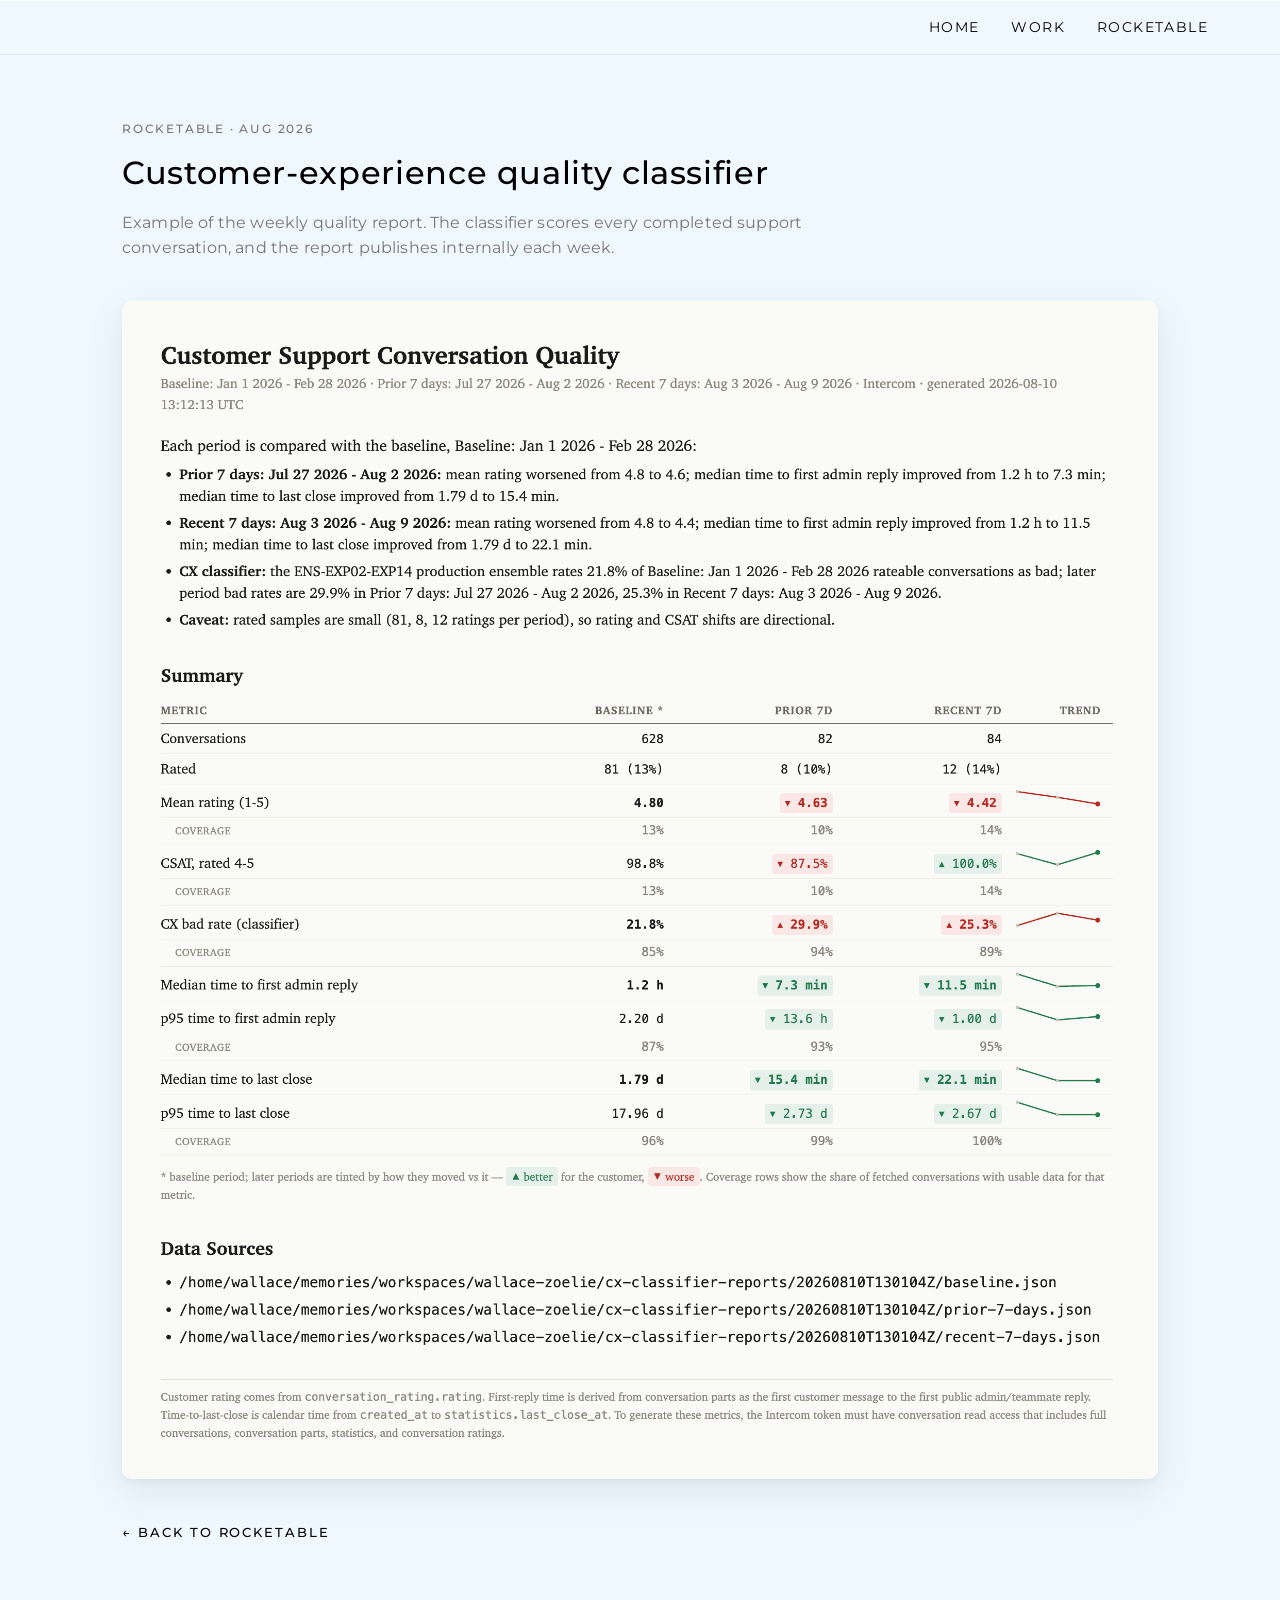
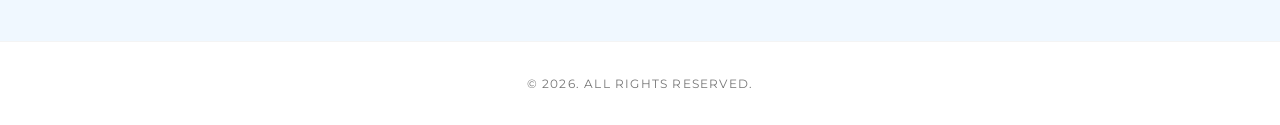
<file: rocketable/reports/cx-quality-classifier.html>
<!DOCTYPE html>
<html lang="en">
<head>
    <meta charset="UTF-8">
    <meta name="viewport" content="width=device-width, initial-scale=1.0">
    <meta name="robots" content="noindex, nofollow">
    <title>Customer-experience quality classifier - Zoelie Lord Kim</title>
    <link rel="preconnect" href="https://fonts.googleapis.com">
    <link rel="preconnect" href="https://fonts.gstatic.com" crossorigin>
    <link href="https://fonts.googleapis.com/css2?family=Montserrat:wght@300;400;500;600;700&display=swap" rel="stylesheet">
    <link rel="stylesheet" href="../../style.css">
</head>
<body>
    <!-- Report viewer. Linking straight to the .png handed the browser its own
         image viewer, which scales a 5750px-tall report down to fit the window
         and makes it unreadable. Here the image renders at full column width
         and the PAGE scrolls, so it reads like the document it is. -->
    <nav class="navbar">
        <div class="nav-container nav-container-end">
            <div class="nav-links">
                <a href="../../index.html">Home</a>
                <a href="../../projects.html">Work</a>
                <a href="../">Rocketable</a>
            </div>
        </div>
    </nav>

    <main class="main-content">
        <section class="report-page">
            <p class="project-meta">Rocketable &middot; Aug 2026</p>
            <h1 class="report-page-title">Customer-experience quality classifier</h1>
            <p class="report-caption">Example of the weekly quality report. The classifier scores every completed support conversation, and the report publishes internally each week.</p>

            <figure class="report-sheet">
                <img src="../../assets/reports/cx-quality-classifier-report.png" alt="Customer-experience quality classifier" width="2010" height="2286">
            </figure>

            <a href="../" class="project-link">&larr; Back to Rocketable</a>
        </section>
    </main>

    <footer class="footer">
        <p>&copy; 2026. All rights reserved.</p>
    </footer>
</body>
</html>
</file>
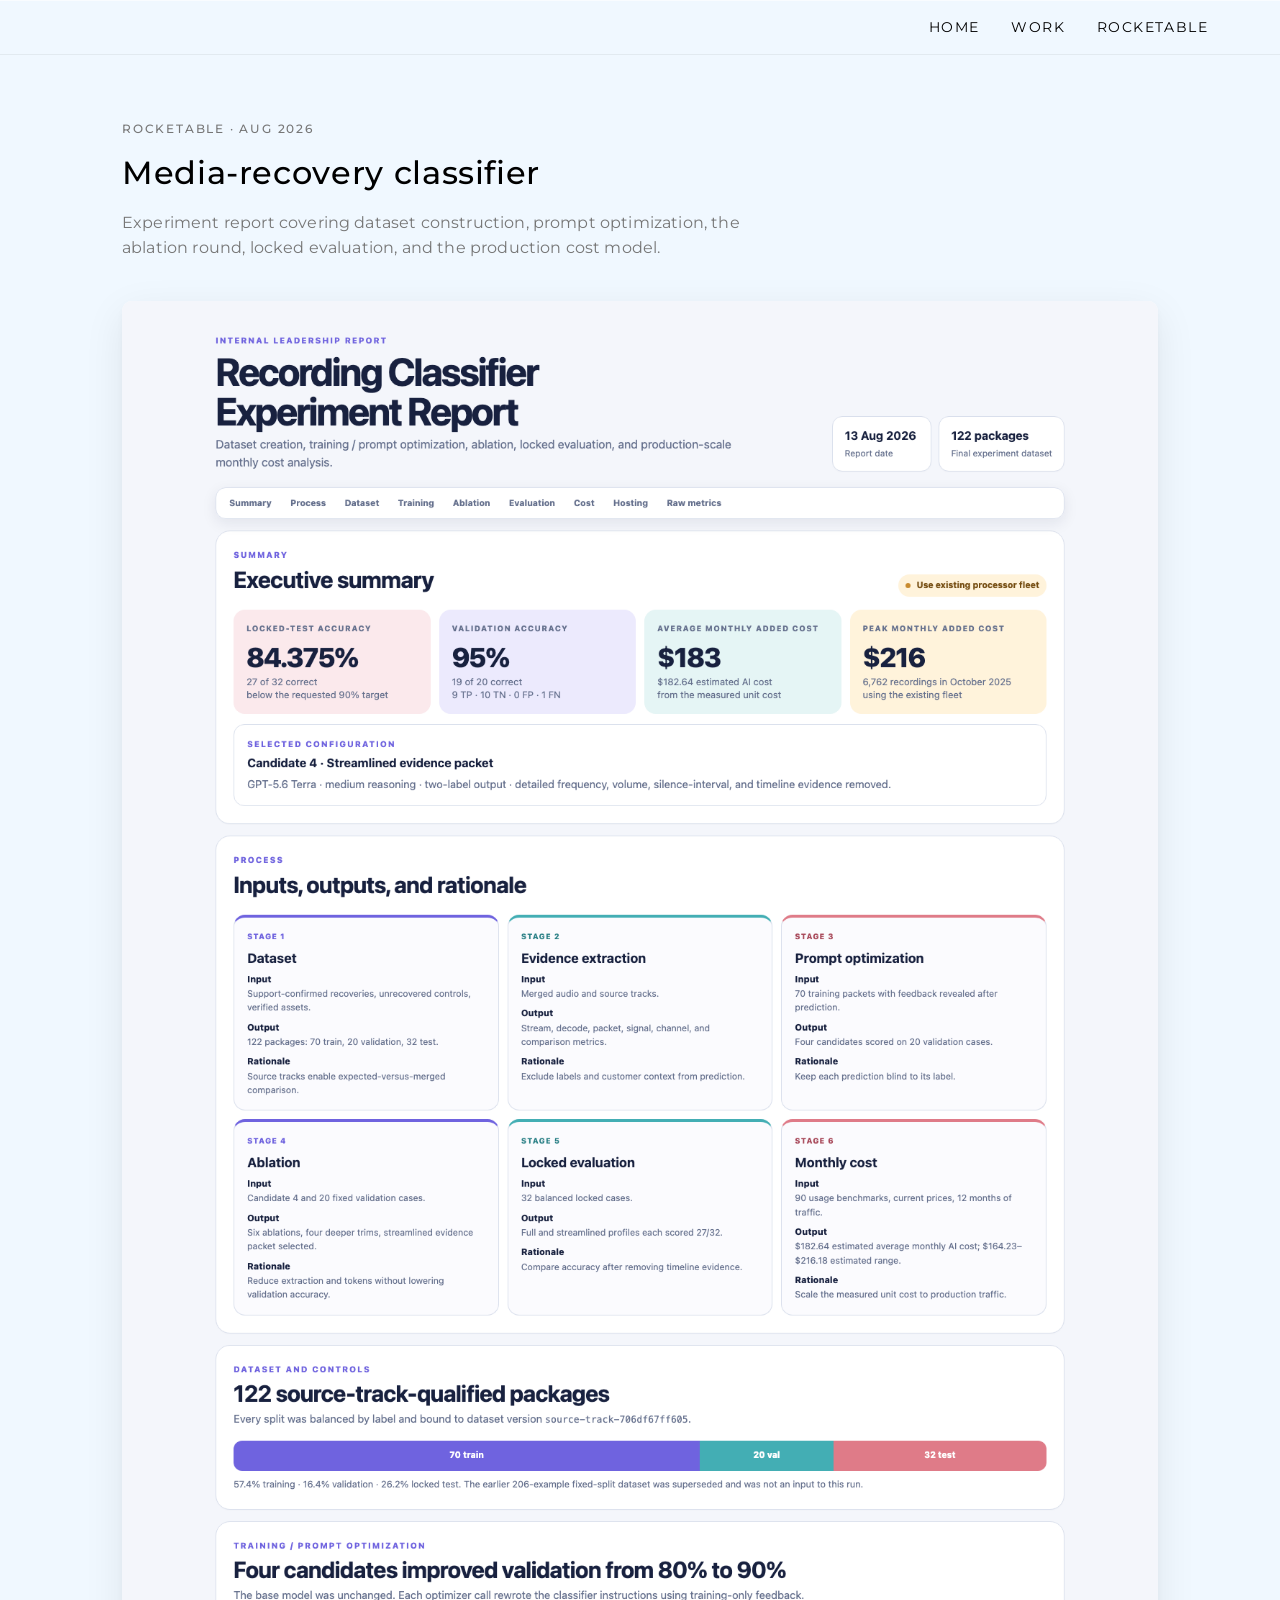
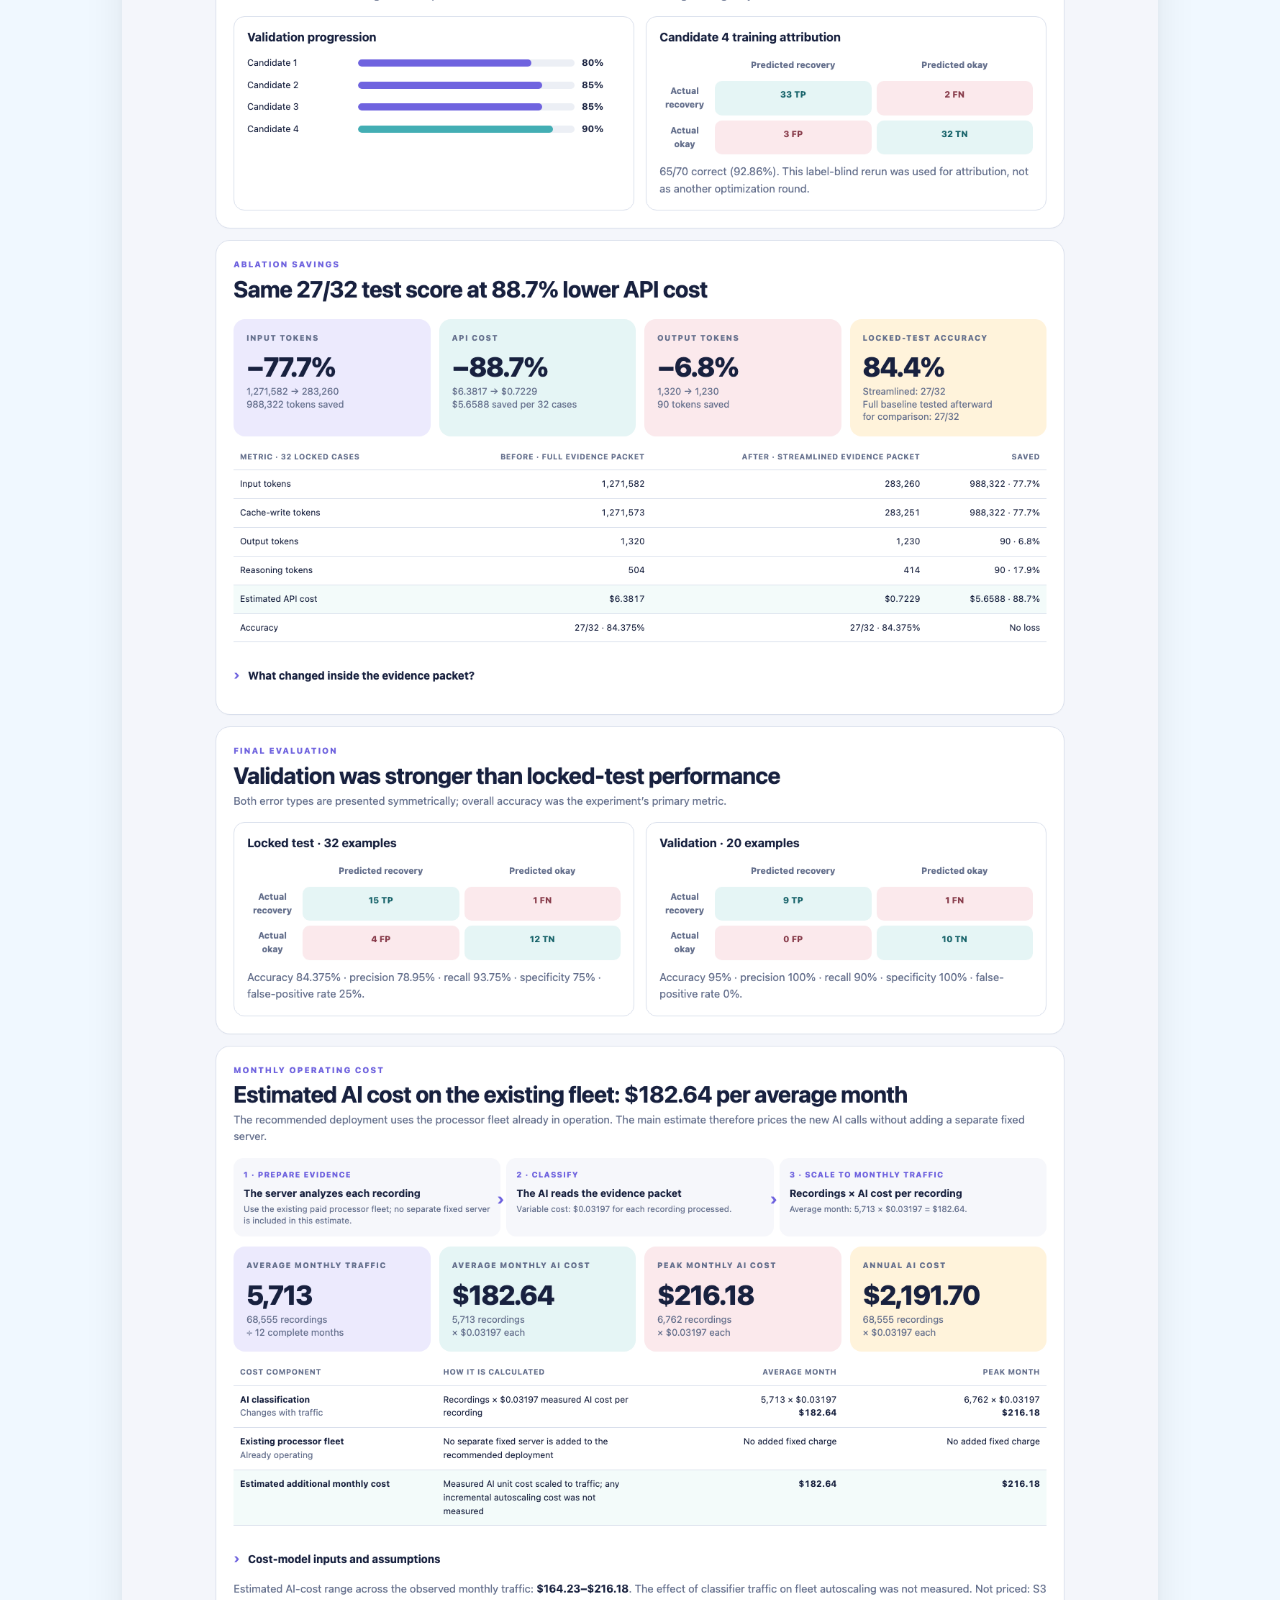
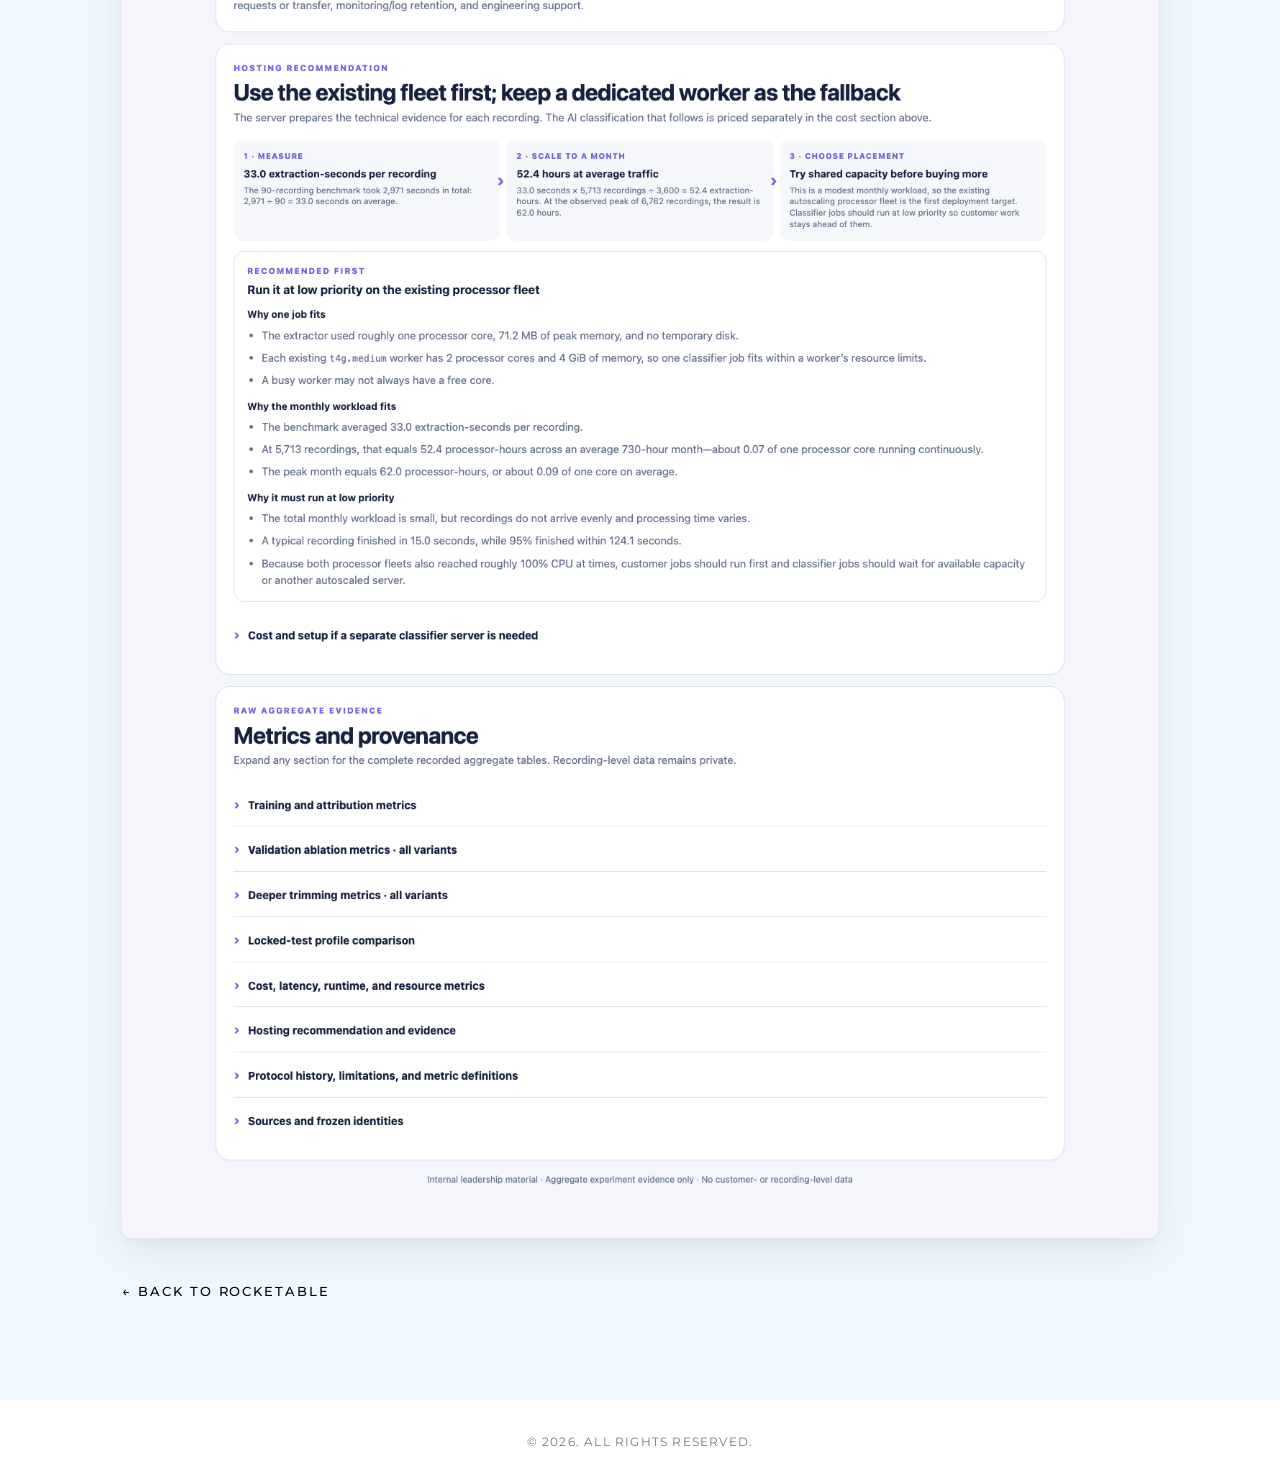
<file: rocketable/reports/media-recovery-classifier.html>
<!DOCTYPE html>
<html lang="en">
<head>
    <meta charset="UTF-8">
    <meta name="viewport" content="width=device-width, initial-scale=1.0">
    <meta name="robots" content="noindex, nofollow">
    <title>Media-recovery classifier - Zoelie Lord Kim</title>
    <link rel="preconnect" href="https://fonts.googleapis.com">
    <link rel="preconnect" href="https://fonts.gstatic.com" crossorigin>
    <link href="https://fonts.googleapis.com/css2?family=Montserrat:wght@300;400;500;600;700&display=swap" rel="stylesheet">
    <link rel="stylesheet" href="../../style.css">
</head>
<body>
    <!-- Report viewer. Linking straight to the .png handed the browser its own
         image viewer, which scales a 5750px-tall report down to fit the window
         and makes it unreadable. Here the image renders at full column width
         and the PAGE scrolls, so it reads like the document it is. -->
    <nav class="navbar">
        <div class="nav-container nav-container-end">
            <div class="nav-links">
                <a href="../../index.html">Home</a>
                <a href="../../projects.html">Work</a>
                <a href="../">Rocketable</a>
            </div>
        </div>
    </nav>

    <main class="main-content">
        <section class="report-page">
            <p class="project-meta">Rocketable &middot; Aug 2026</p>
            <h1 class="report-page-title">Media-recovery classifier</h1>
            <p class="report-caption">Experiment report covering dataset construction, prompt optimization, the ablation round, locked evaluation, and the production cost model.</p>

            <figure class="report-sheet">
                <img src="../../assets/reports/media-recovery-classifier-report.png" alt="Media-recovery classifier" width="1440" height="5750">
            </figure>

            <a href="../" class="project-link">&larr; Back to Rocketable</a>
        </section>
    </main>

    <footer class="footer">
        <p>&copy; 2026. All rights reserved.</p>
    </footer>
</body>
</html>
</file>
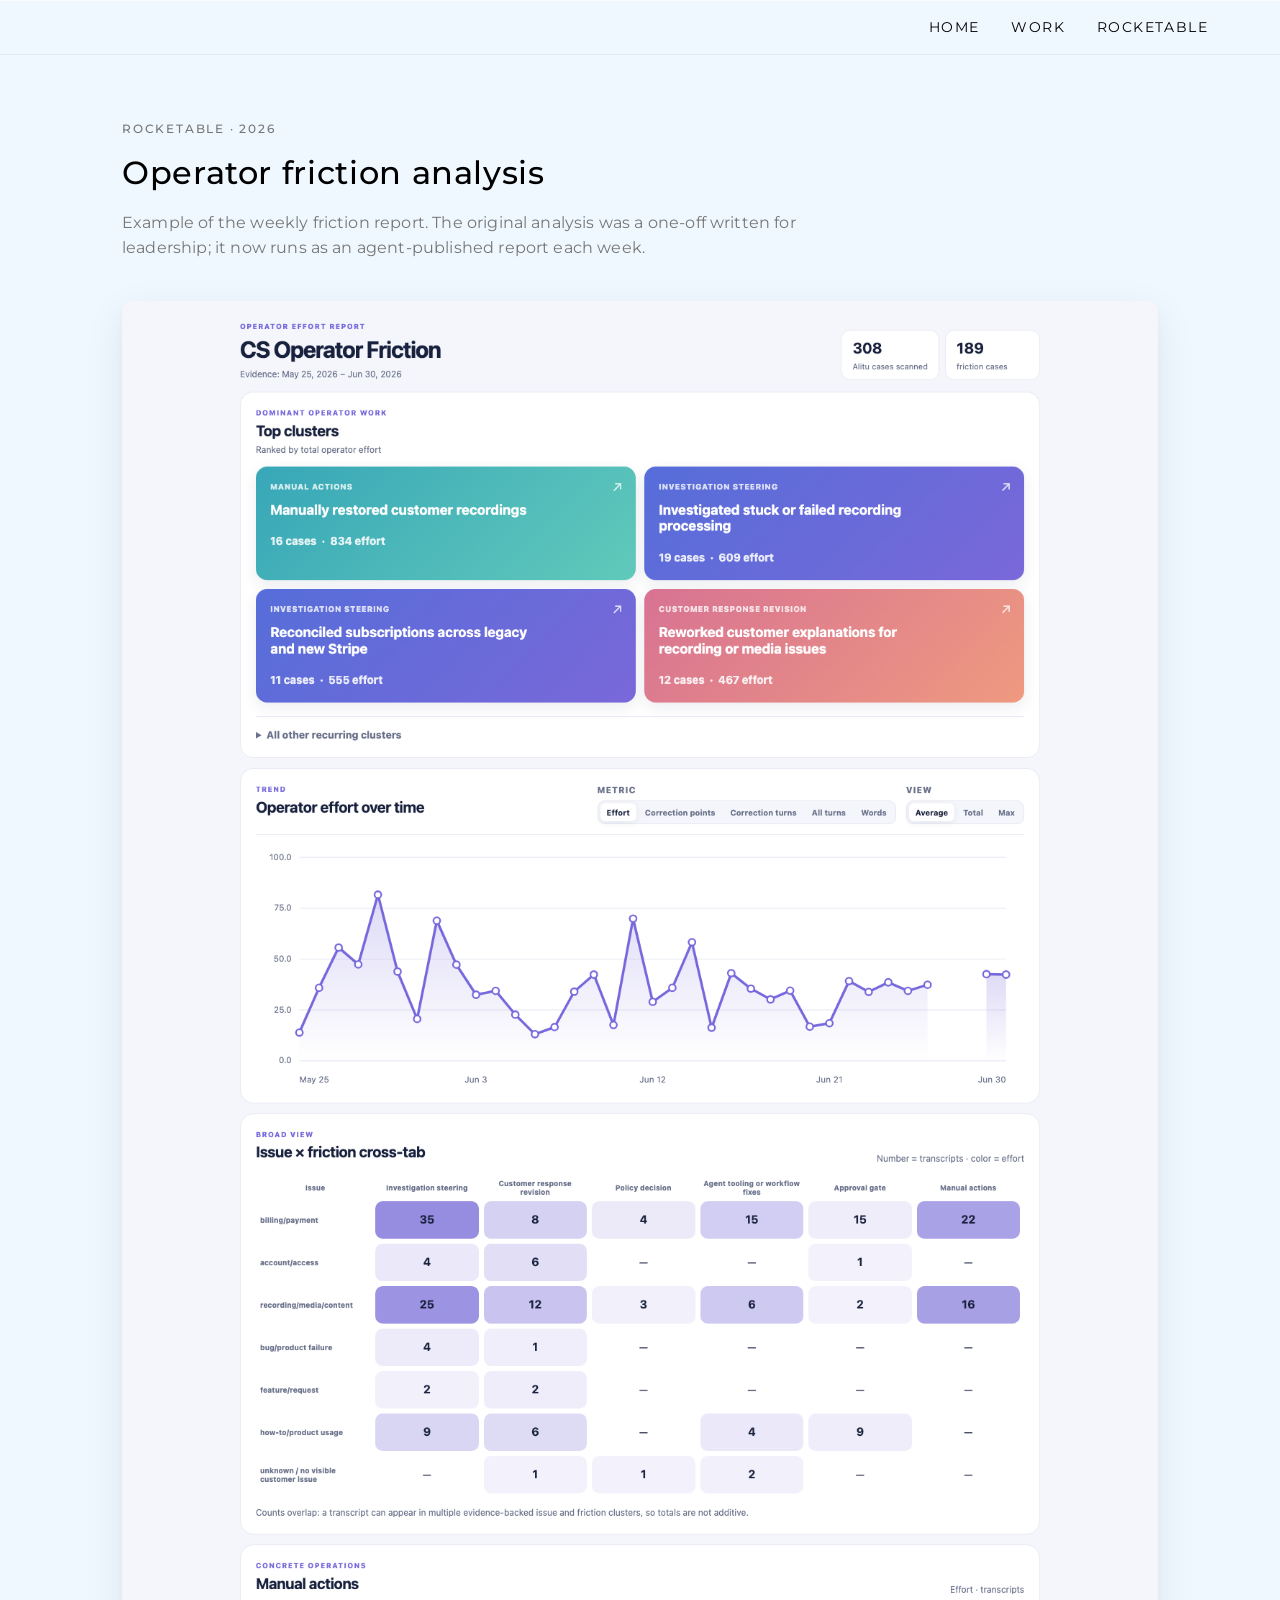
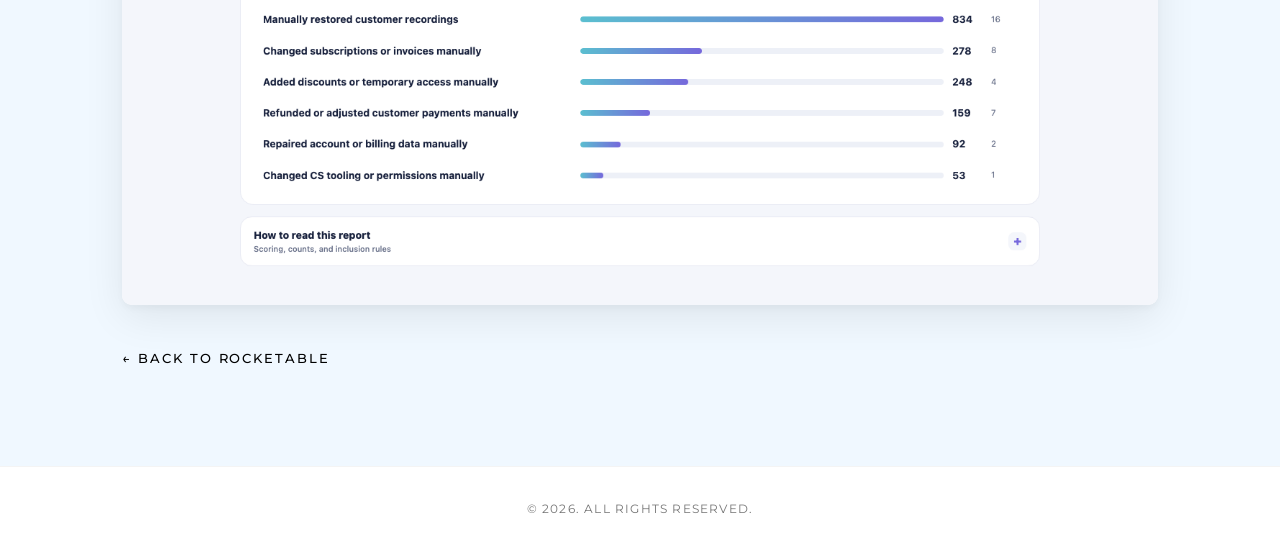
<file: rocketable/reports/operator-friction.html>
<!DOCTYPE html>
<html lang="en">
<head>
    <meta charset="UTF-8">
    <meta name="viewport" content="width=device-width, initial-scale=1.0">
    <meta name="robots" content="noindex, nofollow">
    <title>Operator friction analysis - Zoelie Lord Kim</title>
    <link rel="preconnect" href="https://fonts.googleapis.com">
    <link rel="preconnect" href="https://fonts.gstatic.com" crossorigin>
    <link href="https://fonts.googleapis.com/css2?family=Montserrat:wght@300;400;500;600;700&display=swap" rel="stylesheet">
    <link rel="stylesheet" href="../../style.css">
</head>
<body>
    <!-- Report viewer. Linking straight to the .png handed the browser its own
         image viewer, which scales a 5750px-tall report down to fit the window
         and makes it unreadable. Here the image renders at full column width
         and the PAGE scrolls, so it reads like the document it is. -->
    <nav class="navbar">
        <div class="nav-container nav-container-end">
            <div class="nav-links">
                <a href="../../index.html">Home</a>
                <a href="../../projects.html">Work</a>
                <a href="../">Rocketable</a>
            </div>
        </div>
    </nav>

    <main class="main-content">
        <section class="report-page">
            <p class="project-meta">Rocketable &middot; 2026</p>
            <h1 class="report-page-title">Operator friction analysis</h1>
            <p class="report-caption">Example of the weekly friction report. The original analysis was a one-off written for leadership; it now runs as an agent-published report each week.</p>

            <figure class="report-sheet">
                <img src="../../assets/reports/operator-friction-report.png" alt="Operator friction analysis" width="1440" height="2229">
            </figure>

            <a href="../" class="project-link">&larr; Back to Rocketable</a>
        </section>
    </main>

    <footer class="footer">
        <p>&copy; 2026. All rights reserved.</p>
    </footer>
</body>
</html>
</file>
<file: style.css>
/* Aritzia-inspired Style Guide */
/* Colors: black (#000000), white (#ffffff), gray (#f4f4f4), silver (#767676), overlay (#0000003d), red (#DB1216), green (#04A32A) */

* {
    margin: 0;
    padding: 0;
    box-sizing: border-box;
}

html {
    scroll-behavior: smooth;
}

:root {
    --color-black: #000000;
    --color-white: #ffffff;
    --color-gray: #f4f4f4;
    --color-silver: #767676;
    --color-blue-bg: #F0F8FF;
    /* Melon + cadet gray. They are each other's accent: the star is cadet on a
       melon envelope, and melon's shadows are tinted with cadet rather than
       black, which is what keeps the pair looking related instead of muddy. */
    --color-melon: #FFCDC1;
    --color-cadet: #7D99A3;
    --radius-sm: 10px;
    --radius-md: 16px;
    --shadow-sm: 0 1px 2px rgba(0, 0, 0, 0.04), 0 4px 16px rgba(0, 0, 0, 0.06);
    --shadow-md: 0 4px 6px rgba(0, 0, 0, 0.03), 0 12px 40px rgba(0, 0, 0, 0.08);
    --shadow-card-hover: 0 8px 24px rgba(0, 0, 0, 0.1);
    --border-subtle: 1px solid rgba(0, 0, 0, 0.06);
}

body {
    font-family: 'Montserrat', -apple-system, BlinkMacSystemFont, 'Segoe UI', 'Roboto', sans-serif;
    -webkit-font-smoothing: antialiased;
    -moz-osx-font-smoothing: grayscale;
    color: var(--color-black);
    background-color: var(--color-blue-bg);
    line-height: 1.6;
    min-height: 100vh;
    display: flex;
    flex-direction: column;
    font-weight: 400;
    letter-spacing: 0.01em;
}

.main-content {
    position: relative;
}

/* Navigation */
.navbar {
    background-color: rgba(240, 248, 255, 0.92);
    backdrop-filter: blur(12px);
    -webkit-backdrop-filter: blur(12px);
    border-bottom: var(--border-subtle);
    padding: 1rem 0;
    position: sticky;
    top: 0;
    z-index: 100;
    box-shadow: 0 1px 0 rgba(255, 255, 255, 0.6) inset;
}

.nav-container {
    max-width: 1200px;
    margin: 0 auto;
    padding: 0 2rem;
    display: flex;
    justify-content: space-between;
    align-items: center;
}

.nav-logo {
    font-size: 0.875rem;
    font-weight: 500;
    color: var(--color-black);
    text-decoration: none;
    letter-spacing: 0.1em;
    text-transform: uppercase;
}

/* Landing bar has no logo, so there is nothing for space-between to push
   against — push the links to the right explicitly. */
.nav-container-end {
    justify-content: flex-end;
}

.nav-links {
    display: flex;
    gap: 2rem;
}

.nav-links a {
    color: var(--color-black);
    text-decoration: none;
    font-size: 0.875rem;
    font-weight: 400;
    letter-spacing: 0.1em;
    text-transform: uppercase;
    transition: color 0.2s ease;
}

.nav-links a:hover,
.nav-logo:hover {
    color: var(--color-silver);
}

.nav-links a.active,
.nav-logo.active {
    font-weight: 600;
    color: var(--color-black);
}

/* Main Content */
.main-content {
    flex: 1;
    max-width: 1200px;
    margin: 0 auto;
    width: 100%;
}

/* Hero Section */
.hero-section {
    display: flex;
    flex-direction: column;
    justify-content: center;
    align-items: center;
    /* Everything on the page lives inside this section, sized to fit one
       screen without scrolling. The subtraction covers the sticky navbar
       plus the footer. */
    min-height: calc(100vh - 150px);
    padding: 2rem 2rem 1.5rem;
    /* Deliberately larger than the padding inside the bio card, so the split
       between the top row and the carousel reads as a real gap rather than
       more of the same spacing. */
    gap: 2.75rem;
}

/* Everything written on the left, the photo strip running down the right. The
   left column is the wider of the two: it carries the reading, the strip is a
   margin of images beside it. */
/* Identity on the left, bio on the right, photo strip below. Nothing here is a
   card — the photo tiles are the only raised surfaces on the page. */
.landing-grid {
    display: grid;
    grid-template-columns: 1.15fr 1fr;
    align-items: center;
    gap: 3rem;
    width: 100%;
    max-width: 1150px;
}

/* Photo beside the name rather than above it, which is what buys back the
   vertical room the strip needs below. */
.landing-grid .profile-container {
    flex-direction: row;
    align-items: center;
    text-align: left;
    gap: 1.75rem;
    max-width: none;
    padding: 0;
}

.landing-grid .profile-photo {
    width: 148px;
    height: 148px;
    flex-shrink: 0;
}

.landing-grid .hero-title {
    margin-bottom: 0.45rem;
}

.landing-grid .tagline {
    margin-bottom: 1.5rem;
}

.landing-grid .social-icons {
    justify-content: flex-start;
}

/* Bare text on the page — no background, border, shadow or padding. The card
   is deliberately gone; a short paragraph never filled it, and one less white
   rounded rectangle is one less thing making the page look generated. */
.landing-grid .about-text {
    max-width: 46ch;
    margin: 0;
    width: 100%;
    padding: 0;
    background: none;
    border: none;
    border-radius: 0;
    box-shadow: none;
    font-size: 0.9375rem;
    line-height: 1.9;
}


/* Scroll Divider */
.scroll-divider {
    width: 0.5px;
    height: 45px;
    background-color: var(--color-silver);
    margin-top: 6rem;
    opacity: 0.35;
}

/* Fade-in Animation */
.fade-in {
    opacity: 0;
    animation: fadeInUp 1s ease-out 0.3s forwards;
}

@keyframes fadeInUp {
    from {
        opacity: 0;
        transform: translateY(30px);
    }
    to {
        opacity: 1;
        transform: translateY(0);
    }
}

.profile-container {
    display: flex;
    flex-direction: column;
    align-items: center;
    text-align: center;
    gap: 2rem;
    max-width: 700px;
}

.hero-panel {
    background-color: var(--color-white);
    border: var(--border-subtle);
    border-radius: var(--radius-md);
    box-shadow: var(--shadow-md);
    padding: 3rem 2.75rem;
    width: 100%;
    max-width: 520px;
}

.profile-photo {
    width: 200px;
    height: 200px;
    border-radius: 50%;
    object-fit: cover;
    /* The source is pre-cropped square and already centred on her face, so no
       object-position nudge is needed. Cropping the file rather than shifting
       the crop window also spends the pixels on her instead of on bridge that
       a 200px circle was never going to show. */
    object-position: 50% 50%;
    border: none;
    box-shadow: none;
}

.hero-title {
    font-size: clamp(1.625rem, 4vw, 2.125rem);
    font-weight: 500;
    letter-spacing: 0.06em;
    margin-bottom: 1rem;
    line-height: 1.25;
    text-transform: none;
    color: var(--color-black);
}

.tagline {
    font-size: 0.9375rem;
    font-weight: 500;
    color: var(--color-silver);
    line-height: 1.6;
    margin: 0 0 2rem 0;
    letter-spacing: 0.01em;
}

/* Text CTA Container */
.cta-container {
    display: flex;
    gap: 1.7rem;
    justify-content: center;
    margin-bottom: 2.5rem;
}

/* Text CTA - Minimal Style */
.text-cta {
    background: none;
    border: none;
    color: var(--color-black);
    font-family: 'Montserrat', sans-serif;
    font-size: 0.8125rem;
    font-weight: 600;
    letter-spacing: 0.12em;
    text-transform: uppercase;
    cursor: pointer;
    text-decoration: none;
    display: inline-block;
    padding: 0.5rem 0.15rem;
    position: relative;
    transition: opacity 0.25s ease, color 0.25s ease;
}

.text-cta::after {
    content: '';
    position: absolute;
    bottom: -2px;
    left: 0;
    width: 0;
    height: 1px;
    background-color: var(--color-black);
    transition: width 0.3s ease;
}

.text-cta:hover::after {
    width: 100%;
}

.text-cta:hover {
    opacity: 0.7;
    color: var(--color-silver);
}

/* Social Icons */
.social-icons {
    display: flex;
    gap: 1rem;
    justify-content: center;
    align-items: center;
    margin-top: 1.75rem;
    transition: opacity 0.1s ease, visibility 0.1s ease;
}

.icon-button {
    display: flex;
    align-items: center;
    justify-content: center;
    width: 40px;
    height: 40px;
    border: 1px solid var(--color-black);
    border-radius: 6px;
    background-color: transparent;
    color: var(--color-black);
    text-decoration: none;
    transition: all 0.25s ease;
    cursor: pointer;
}

.icon-button:hover {
    background-color: var(--color-black);
    color: var(--color-white);
    transform: translateY(-1px);
    opacity: 0.95;
}

.icon-button svg {
    width: 18px;
    height: 18px;
}

/* Projects Page */
.page-title {
    font-size: clamp(1.75rem, 4vw, 2.375rem);
    font-weight: 500;
    letter-spacing: 0.04em;
    margin-bottom: 2.75rem;
    text-align: left;
    text-transform: none;
    color: var(--color-black);
    position: relative;
    padding-bottom: 1.25rem;
}

.page-title::after {
    content: '';
    position: absolute;
    left: 0;
    bottom: 0;
    width: 48px;
    height: 2px;
    background-color: var(--color-black);
    opacity: 0.85;
}

.projects-section {
    padding: 5rem 2rem 6rem 2rem;
    scroll-margin-top: 80px;
    opacity: 0;
    transform: translateY(30px);
    transition: opacity 0.6s ease, transform 0.6s ease;
    display: block;
}

.projects-section.visible {
    opacity: 1;
    transform: translateY(0);
}

/* Section headings on the Work page. Deliberately quieter than .page-title so
   the hierarchy reads Work > Experience / Projects rather than three headings
   of equal weight. Matches .project-meta's uppercase label treatment. */
.section-title {
    font-size: 0.8125rem;
    font-weight: 600;
    color: var(--color-silver);
    letter-spacing: 0.18em;
    text-transform: uppercase;
    margin-bottom: 1.75rem;
}

/* The gap that keeps Experience and Projects from reading as one list. */
.experience-list {
    margin-bottom: 5rem;
}

/* Lead paragraph on a detail page, between the title and the entries. Sized
   between .project-description and .page-title so it reads as an introduction
   rather than as the first entry. */
.page-intro {
    max-width: 62ch;
    margin-bottom: 3.5rem;
    color: var(--color-silver);
}

/* Detail-page entries use bullets, not prose: seven projects in a row are
   easier to scan as points, and it keeps the reference-document wording
   intact instead of re-prosing it. */
.project-points {
    margin: 0;
    padding-left: 1.1rem;
    list-style: disc;
}

.project-points li {
    margin-bottom: 0.75rem;
}

.project-points li:last-child {
    margin-bottom: 0;
}

/* Report thumbnails. These inherit the .is-diagram top-crop, which is doing
   more work here than it does for the architecture diagram: the reports run to
   5750px tall, so the visible frame is a few percent of the whole page. That
   makes the crop misleading on its own, hence the explicit call to action —
   without it the thumbnail looks like the entire artifact. */
.report-figure {
    position: relative;
}

.report-cta {
    position: absolute;
    left: 0;
    right: 0;
    bottom: 0;
    padding: 1.5rem 0.625rem 0.5rem;
    font-size: 0.625rem;
    font-weight: 600;
    letter-spacing: 0.1em;
    text-transform: uppercase;
    text-align: center;
    color: var(--color-white);
    background: linear-gradient(to top, rgba(0, 0, 0, 0.72), rgba(0, 0, 0, 0));
}

/* Report viewer pages. The sheet is capped at a comfortable reading width and
   the image keeps its natural aspect, so a tall report simply makes the page
   long and you scroll it like a document. */
.report-page {
    padding: 4rem 2rem 6rem;
    max-width: 1100px;
    margin: 0 auto;
}

.report-page-title {
    font-size: clamp(1.5rem, 3vw, 2rem);
    font-weight: 500;
    letter-spacing: 0.02em;
    margin: 0.5rem 0 0.75rem;
}

.report-caption {
    max-width: 62ch;
    margin-bottom: 2.5rem;
    color: var(--color-silver);
}

.report-sheet {
    margin: 0 0 2.5rem;
    border-radius: var(--radius-sm);
    overflow: hidden;
    box-shadow: var(--shadow-md);
    background-color: var(--color-white);
}

.report-sheet img {
    display: block;
    width: 100%;
    height: auto;
}

@media (max-width: 768px) {
    .report-page {
        padding: 2.5rem 1rem 4rem;
    }
}

/* Filter chips, between the page title and the list. These filter rather than
   partition — NeuroHealth is both technical and product work, and giving it a
   single home would misrepresent it — so a project can match more than one. */
.project-filters {
    display: flex;
    flex-wrap: wrap;
    gap: 0.5rem;
    margin-bottom: 0.5rem;
}

.filter-chip {
    padding: 0.5rem 1rem;
    border: 1px solid rgba(0, 0, 0, 0.15);
    background-color: transparent;
    color: var(--color-black);
    font-family: inherit;
    font-size: 0.6875rem;
    font-weight: 500;
    letter-spacing: 0.12em;
    text-transform: uppercase;
    border-radius: 999px;
    cursor: pointer;
    opacity: 0.55;
    transition: opacity 0.2s ease, background-color 0.2s ease, color 0.2s ease, border-color 0.2s ease;
}

.filter-chip:hover {
    opacity: 1;
}

.filter-chip.active {
    background-color: var(--color-black);
    border-color: var(--color-black);
    color: var(--color-white);
    opacity: 1;
}

/* .project-entry sets display: grid, which would otherwise beat the [hidden]
   attribute's own display: none. */
.project-entry[hidden] {
    display: none;
}

/* The filter refresh. .filter-enter is the state the rows snap back to;
   .is-filtering then runs them forward at click speed rather than the slower
   scroll-reveal timing. */
.project-entry.filter-enter {
    opacity: 0;
    transform: translateY(16px);
}

/* Eased out rather than linear, and slow enough to read as a settle instead
   of a blink. Travels a little further than feels necessary — over this
   duration the extra distance is what makes it look unhurried. */
.projects-list.is-filtering .project-entry {
    transition: opacity 0.42s, transform 0.42s;
    transition-timing-function: cubic-bezier(0.22, 0.61, 0.36, 1);
}

/* Has to out-specify the rule above it. If the reset animates instead of
   snapping, the row is still near opacity 1 when the replay starts and there
   is nothing left to travel — the whole effect silently does nothing. */
.projects-list.is-filtering .project-entry.filter-enter {
    transition: none;
}

@media (prefers-reduced-motion: reduce) {
    .project-entry.filter-enter {
        opacity: 1;
        transform: none;
    }

    .projects-list.is-filtering .project-entry {
        transition: none;
    }
}

/* Each project is a row: metadata, then the writing, then an optional image.
   The image column stays reserved even for projects without a picture, so
   every title starts on the same vertical line. Only two of five projects
   have images, and a ragged left edge would read as broken rather than
   sparse. */
.project-entry {
    display: grid;
    grid-template-columns: 200px 1fr;
    gap: 2.5rem;
    align-items: start;
    padding: 3rem 0;
    border-top: var(--border-subtle);
    opacity: 0;
    transform: translateY(20px);
    transition: opacity 0.6s ease, transform 0.6s ease;
}

.project-entry.visible {
    opacity: 1;
    transform: translateY(0);
}

/* When there is no <figure>, .project-body is the first child — push it into
   the second column so it lines up with the rows that do have one. */
.project-entry > .project-body:first-child {
    grid-column: 2;
}

/* Uppercase to match the tags and nav — sentence case was the odd one out
   among the site's small labels, which is what made it look off. */
.project-meta {
    font-size: 0.75rem;
    font-weight: 500;
    color: var(--color-silver);
    letter-spacing: 0.15em;
    text-transform: uppercase;
}

.project-body {
    display: flex;
    flex-direction: column;
    align-items: flex-start;
    gap: 1rem;
    max-width: 42rem;
}

.project-visual {
    margin: 0;
    width: 100%;
    border-radius: var(--radius-sm);
    overflow: hidden;
    background-color: var(--color-gray);
}

.project-visual img {
    display: block;
    width: 100%;
    height: auto;
}

/* The architecture diagram is tall and portrait, which made it half again the
   height of every other visual. Cropped to the same 4:3 frame from the top,
   where the entry point of the flow sits. Nothing is lost by cropping: it is
   unreadable at thumbnail size either way, so this only has to signal that a
   system exists, and the link opens it full size. */
.project-visual.is-diagram {
    aspect-ratio: 4 / 3;
}

/* The image is wrapped in a link, so it needs a height to resolve against or
   the 100% below has nothing to measure and the figure grows to fit instead. */
.project-visual.is-diagram a {
    display: block;
    height: 100%;
}

.project-visual.is-diagram img {
    height: 100%;
    object-fit: cover;
    object-position: top;
}

/* Client logos, not photographs. A photo can bleed to the edges of the column;
   a logo needs air around it or it reads as a sticker.
   Each figure sets --logo-plate to its own logo's background colour, because
   both of these marks have a background baked into the file. Any mismatch
   shows up as a hard rectangle inside the rounded plate — a box in a box. */
.project-visual.is-logo {
    display: flex;
    align-items: center;
    justify-content: center;
    padding: 1.25rem;
    aspect-ratio: 4 / 3;
    background-color: var(--logo-plate, var(--color-white));
}

/* Each mark grows until it hits the padding, whichever edge it reaches first —
   a tall mark is bounded by height, a wide one by width. Sizing against the
   plate rather than a fixed pixel cap means a new logo of any proportion fills
   the frame without needing its own rule. Source files should be cropped close
   to the mark; baked-in margin here reads as a small logo, not a roomy one. */
.project-visual.is-logo img {
    width: auto;
    max-width: 100%;
    max-height: 100%;
    object-fit: contain;
}

.project-title {
    font-size: 1.75rem;
    font-weight: 500;
    letter-spacing: 0.02em;
}

/* No hover state on the row. The title is not a link — only the "View …"
   line is — and underlining on hover promises a click that does nothing. */

.project-category {
    font-size: 0.75rem;
    font-weight: 500;
    color: var(--color-silver);
    text-transform: uppercase;
    letter-spacing: 0.15em;
}

/* Color rather than opacity: opacity applies to the whole block, so a <strong>
   inside it could only get heavier, never darker. Carrying the fade in the
   color instead leaves the full-strength black free for the bolded parts. */
.project-description {
    font-size: 0.9375rem;
    font-weight: 400;
    color: rgba(0, 0, 0, 0.72);
    line-height: 1.75;
    letter-spacing: 0.01em;
}

/* 600, not the default 700 — Montserrat bold at body size reads as a heading
   dropped mid-paragraph. */
.project-description strong {
    font-weight: 600;
    color: var(--color-black);
}

.project-tags {
    display: flex;
    flex-wrap: wrap;
    gap: 0.5rem;
    margin-top: 0.5rem;
}

.tag {
    display: inline-block;
    padding: 0.4rem 0.75rem;
    background-color: var(--color-gray);
    color: var(--color-black);
    font-size: 0.6875rem;
    font-weight: 500;
    letter-spacing: 0.06em;
    border-radius: 999px;
    text-transform: uppercase;
}

.project-link {
    color: var(--color-black);
    text-decoration: none;
    font-size: 0.8125rem;
    font-weight: 500;
    letter-spacing: 0.15em;
    margin-top: 0.5rem;
    transition: color 0.2s ease, opacity 0.2s ease;
    align-self: flex-start;
    text-transform: uppercase;
}

/* The underline lives here rather than on the title — this is the only part
   of the row that actually goes anywhere. */
.project-link:hover {
    text-decoration: underline;
    text-underline-offset: 0.35em;
    text-decoration-thickness: 1px;
}

/* About Section */
.about-section {
    min-height: calc(100vh - 200px);
    padding: 5rem 2rem 6rem 2rem;
}

.about-text {
    max-width: 42rem;
    margin: 0 auto;
    font-family: 'Montserrat', sans-serif;
    font-size: 1rem;
    font-weight: 400;
    line-height: 1.85;
    letter-spacing: 0.01em;
    color: var(--color-black);
    background-color: var(--color-white);
    border: var(--border-subtle);
    border-radius: var(--radius-md);
    box-shadow: var(--shadow-sm);
    padding: 2.5rem 2.75rem;
}

.about-text p {
    margin: 0 0 2em;
    color: rgba(0, 0, 0, 0.82);
}

.about-text p:last-child {
    margin-bottom: 0;
}

/* Photo Carousel */
.photo-carousel {
    margin-top: 0;
    padding-bottom: 0;
    width: 100%;
    max-width: 1150px;
    /* Lets this shrink inside its container rather than being sized by the
       track's max-content width. */
    min-width: 0;
}

/* Positioning context for the overlaid arrows. */
.carousel-frame {
    position: relative;
}

.carousel-btn {
    position: absolute;
    top: 50%;
    transform: translateY(-50%);
    z-index: 2;
    display: flex;
    align-items: center;
    justify-content: center;
    width: 44px;
    height: 44px;
    border: none;
    border-radius: 50%;
    background-color: rgba(255, 255, 255, 0.92);
    backdrop-filter: blur(8px);
    -webkit-backdrop-filter: blur(8px);
    color: var(--color-black);
    box-shadow: 0 2px 8px rgba(0, 0, 0, 0.12);
    cursor: pointer;
    transition: background-color 0.25s ease, transform 0.25s ease, box-shadow 0.25s ease;
}

/* translateY has to be repeated here or the hover state would drop the
   vertical centring and the button would jump down half its height. */
.carousel-btn:hover {
    background-color: var(--color-white);
    box-shadow: 0 4px 14px rgba(0, 0, 0, 0.18);
    transform: translateY(-50%) scale(1.08);
}

.carousel-btn-prev {
    left: 0.875rem;
}

.carousel-btn-next {
    right: 0.875rem;
}

/* Native scrolling, so trackpad and touch gestures work for free and the
   buttons just nudge the same scroll position.

   Neither scroll-behavior nor scroll-snap belongs here. Both rewrite scroll
   positions the script sets: smooth would try to animate every frame of the
   script's own animation, and snap would tug the strip back after each
   invisible wrap. script.js handles the easing itself. */
.carousel-viewport {
    overflow-x: auto;
    scrollbar-width: none;
}

.carousel-viewport::-webkit-scrollbar {
    display: none;
}

.carousel-track {
    display: flex;
    width: max-content;
}

.carousel-item {
    position: relative;
    flex: 0 0 auto;
    /* Tied to viewport height so the whole page still fits one screen on a
       short laptop display, capped at 260px on tall ones. Each photo keeps its
       own aspect ratio, so the strip has an uneven, unposed rhythm. */
    height: clamp(170px, 26vh, 260px);
    margin: 0 1rem 0 0;
    border-radius: var(--radius-sm);
    overflow: hidden;
    box-shadow: var(--shadow-sm);
    background-color: var(--color-gray);
}

.carousel-item img {
    display: block;
    height: 100%;
    width: auto;
    object-fit: cover;
}

.carousel-item figcaption {
    position: absolute;
    left: 0;
    right: 0;
    bottom: 0;
    padding: 2rem 0.875rem 0.75rem;
    background: linear-gradient(to top, rgba(0, 0, 0, 0.8), transparent);
    color: var(--color-white);
    font-size: 0.75rem;
    font-weight: 500;
    line-height: 1.4;
    letter-spacing: 0.04em;
    opacity: 0;
    transform: translateY(6px);
    transition: opacity 0.3s ease, transform 0.3s ease;
}

.carousel-item:hover figcaption,
.carousel-item:focus-within figcaption {
    opacity: 1;
    transform: translateY(0);
}

/* The carousel's own easing is skipped in script.js under this same query. */
@media (prefers-reduced-motion: reduce) {
    .carousel-item figcaption {
        opacity: 1;
        transform: none;
    }
}

/* Footer */
.footer {
    background-color: var(--color-white);
    border-top: 1px solid var(--color-gray);
    padding: 2rem 0;
    text-align: center;
    margin-top: auto;
}

.footer p {
    color: var(--color-silver);
    font-size: 0.75rem;
    font-weight: 400;
    letter-spacing: 0.1em;
    text-transform: uppercase;
}

/* Two columns stop fitting well before phone width — the text column gets too
   narrow to read. Below this the grid stacks, the photo goes back above the
   name, and the page is allowed to scroll, since one screen is not possible. */
@media (max-width: 900px) {
    /* minmax(0, 1fr), not a plain 1fr: an fr track has an automatic minimum, so
       the strip's max-content width would push this column out to several
       thousand pixels and the photos would never scroll. */
    .landing-grid {
        grid-template-columns: minmax(0, 1fr);
    }

    .landing-grid .profile-container {
        flex-direction: column;
        text-align: center;
    }

    .landing-grid .social-icons {
        justify-content: center;
    }

    .landing-grid .about-text {
        max-width: none;
    }

    .hero-section {
        min-height: 0;
    }

    .carousel-item {
        height: 240px;
    }
}

/* Responsive Design */
@media (max-width: 768px) {
    .nav-container {
        padding: 0 1.5rem;
    }

    .hero-section {
        padding: 3rem 1.5rem;
    }

    .hero-panel {
        padding: 2.25rem 1.75rem;
        max-width: 100%;
    }
    
    .projects-section {
        padding: 4rem 1.5rem 5rem 1.5rem;
    }

    .hero-title {
        font-size: 1.75rem;
    }
    
    .tagline {
        font-size: 0.875rem;
        margin: 0 0 1.75rem 0;
    }
    
    .scroll-divider {
        height: 38px;
        margin-top: 4.5rem;
    }

    .profile-photo {
        width: 150px;
        height: 150px;
    }

    .social-icons {
        gap: 0.75rem;
    }
    
    .icon-button {
        width: 36px;
        height: 36px;
    }
    
    .icon-button svg {
        width: 16px;
        height: 16px;
    }
    
    .cta-container {
        flex-direction: column;
        gap: 1rem;
    }
    
    .about-section {
        padding: 3rem 1.5rem;
    }

    .about-text {
        padding: 1.75rem 1.5rem;
        font-size: 0.9375rem;
    }
    
    .scroll-divider {
        height: 32px;
        margin-top: 3.5rem;
    }

    /* Stack the row: metadata, then writing, then image. The meta line goes
       horizontal so year and category read as one caption above the title. */
    .project-entry {
        grid-template-columns: 1fr;
        gap: 1.25rem;
        padding: 2.5rem 0;
    }

    /* Stacked on mobile, so the reserved image column is dropped entirely. */
    .project-entry > .project-body:first-child {
        grid-column: auto;
    }

    .project-visual {
        width: 100%;
        max-width: 320px;
    }

    .project-title {
        font-size: 1.5rem;
    }

    .page-title {
        font-size: 1.875rem;
        margin-bottom: 2.5rem;
        text-align: left;
    }

    .photo-carousel {
        margin-top: 3rem;
    }

    .carousel-item {
        height: 190px;
        margin-right: 0.75rem;
    }

    .carousel-btn {
        width: 36px;
        height: 36px;
    }

    .carousel-btn-prev {
        left: 0.5rem;
    }

    .carousel-btn-next {
        right: 0.5rem;
    }

    /* Touch devices have no hover, so captions stay visible. */
    .carousel-item figcaption {
        opacity: 1;
        transform: none;
        font-size: 0.6875rem;
    }
}

@media (max-width: 480px) {
    .nav-container {
        padding: 0 1rem;
        flex-direction: column;
        gap: 1rem;
    }

    .nav-links {
        gap: 1.5rem;
    }

    .hero-section {
        padding: 2rem 1rem;
    }
    
    .projects-section {
        padding: 3rem 1rem 4rem 1rem;
    }

    .hero-title {
        font-size: 1.75rem;
    }

    .profile-photo {
        width: 120px;
        height: 120px;
    }
}
</file>
